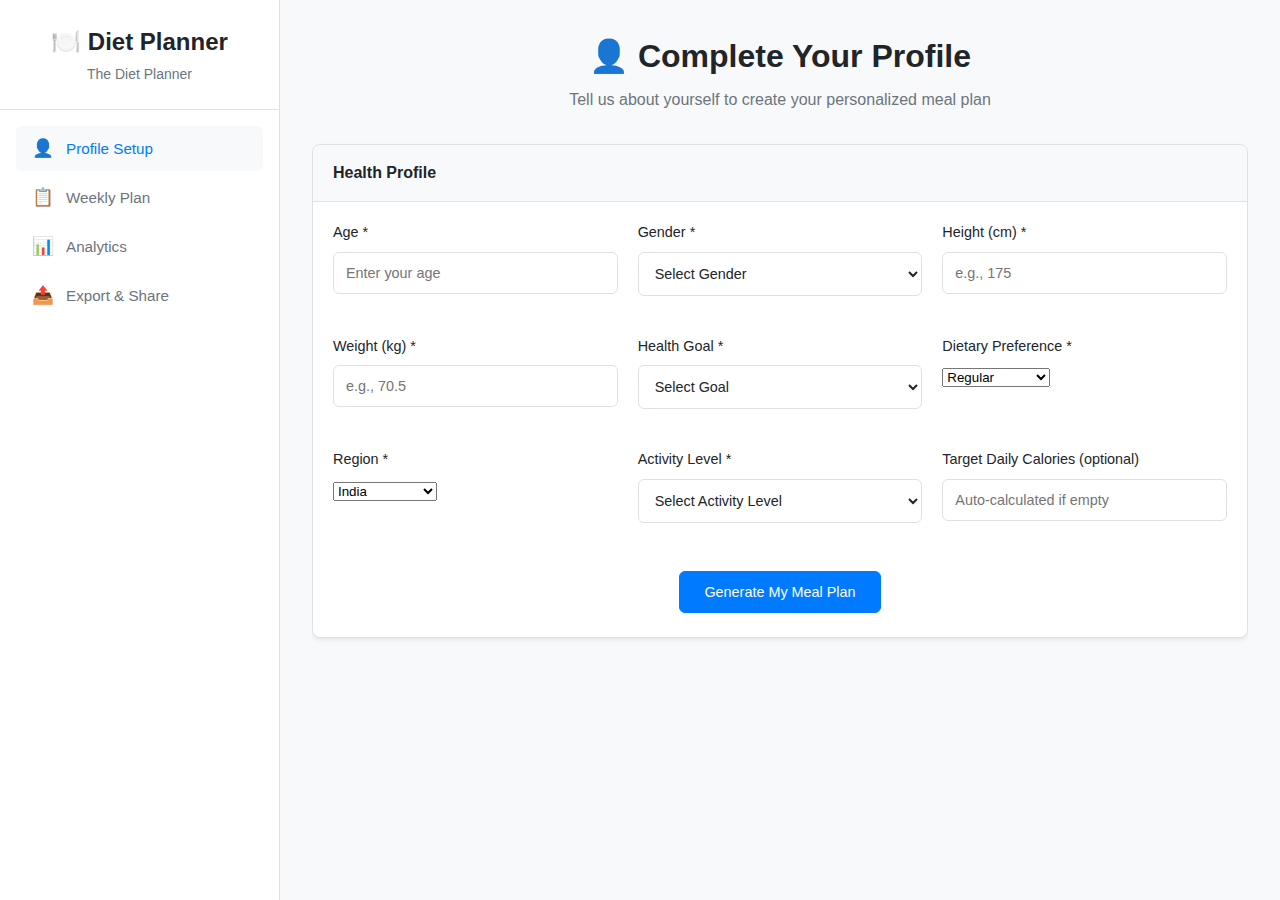
<file: index.html>
<!DOCTYPE html>
<html lang="en">
<head>
    <meta charset="UTF-8">
    <meta name="viewport" content="width=device-width, initial-scale=1.0">
    <title>🍽️ Diet Planner - The Diet Planner</title>
    <style>
        :root {
            --bg-color: #ffffff;
            --surface-color: #f8f9fa;
            --card-bg: #ffffff;
            --text-primary: #212529;
            --text-secondary: #6c757d;
            --text-muted: #adb5bd;
            --border-color: #dee2e6;
            --primary-color: #007bff;
            --success-color: #28a745;
            --warning-color: #ffc107;
            --danger-color: #dc3545;
            --shadow: 0 0.125rem 0.25rem rgba(0, 0, 0, 0.075);
            --shadow-lg: 0 0.5rem 1rem rgba(0, 0, 0, 0.15);
            --border-radius: 0.375rem;
            --border-radius-lg: 0.5rem;
            --font-family: -apple-system, BlinkMacSystemFont, "Segoe UI", Roboto, "Helvetica Neue", Arial, sans-serif;
            --progress-bg: #e9ecef;
            --progress-height: 8px;
        }

        [data-theme="dark"] {
            --bg-color: #1a1a1a;
            --surface-color: #2d2d2d;
            --card-bg: #2d2d2d;
            --text-primary: #ffffff;
            --text-secondary: #b3b3b3;
            --text-muted: #6c6c6c;
            --border-color: #404040;
            --shadow: 0 0.125rem 0.25rem rgba(0, 0, 0, 0.3);
            --shadow-lg: 0 0.5rem 1rem rgba(0, 0, 0, 0.4);
            --progress-bg: #404040;
        }

        * {
            margin: 0;
            padding: 0;
            box-sizing: border-box;
        }

        html {
            scroll-behavior: smooth;
        }

        body {
            font-family: var(--font-family);
            line-height: 1.5;
            color: var(--text-primary);
            background-color: var(--bg-color);
            transition: background-color 0.3s ease, color 0.3s ease;
        }

        .app-container {
            display: flex;
            min-height: 100vh;
        }

        /* Navigation Styles */
        .sidebar {
            width: 280px;
            background: var(--card-bg);
            border-right: 1px solid var(--border-color);
            position: fixed;
            height: 100vh;
            left: 0;
            top: 0;
            z-index: 1000;
            overflow-y: auto;
            transition: transform 0.3s ease;
        }

        .sidebar-header {
            padding: 1.5rem;
            border-bottom: 1px solid var(--border-color);
            text-align: center;
        }

        .logo {
            font-size: 1.5rem;
            font-weight: bold;
            color: var(--text-primary);
            margin-bottom: 0.25rem;
        }

        .tagline {
            font-size: 0.875rem;
            color: var(--text-secondary);
        }

        .nav-menu {
            padding: 1rem;
        }

        .nav-item {
            display: flex;
            align-items: center;
            padding: 0.75rem 1rem;
            margin-bottom: 0.25rem;
            border-radius: var(--border-radius);
            color: var(--text-secondary);
            text-decoration: none;
            transition: all 0.2s ease;
            cursor: pointer;
            border: none;
            background: none;
            width: 100%;
            text-align: left;
            font-size: 0.95rem;
            font-family: inherit;
        }

        .nav-item:hover {
            background: var(--surface-color);
            color: var(--text-primary);
        }

        .nav-item.active {
            background: var(--surface-color);
            color: var(--primary-color);
            font-weight: 500;
        }

        .nav-icon {
            margin-right: 0.75rem;
            font-size: 1.1rem;
        }

        /* Mobile Navigation */
        .mobile-header {
            display: none;
            background: var(--card-bg);
            border-bottom: 1px solid var(--border-color);
            padding: 1rem;
            position: fixed;
            top: 0;
            left: 0;
            right: 0;
            z-index: 1001;
            justify-content: space-between;
            align-items: center;
        }

        .mobile-menu-button {
            background: none;
            border: none;
            font-size: 1.5rem;
            color: var(--text-primary);
            cursor: pointer;
            padding: 0.25rem;
        }

        .mobile-logo {
            font-size: 1.25rem;
            font-weight: bold;
            color: var(--text-primary);
        }

        .theme-toggle {
            background: none;
            border: none;
            font-size: 1.25rem;
            cursor: pointer;
            padding: 0.25rem;
            color: var(--text-primary);
        }

        /* Main Content */
        .main-content {
            flex: 1;
            margin-left: 280px;
            background: var(--surface-color);
            min-height: 100vh;
            position: relative;
            overflow: hidden;
        }

        .content-wrapper {
            padding: 2rem;
            height: 100vh;
            display: flex;
            flex-direction: column;
        }

        .section-header {
            margin-bottom: 2rem;
            text-align: center;
            flex-shrink: 0;
        }

        .section-title {
            font-size: 2rem;
            font-weight: 600;
            color: var(--text-primary);
            margin-bottom: 0.5rem;
        }

        .section-subtitle {
            color: var(--text-secondary);
            font-size: 1rem;
        }

        /* Form Section */
        .form-section {
            opacity: 1;
            transition: opacity 0.4s ease, transform 0.4s ease;
            flex: 1;
            overflow-y: auto;
        }

        .form-section.hidden {
            opacity: 0;
            transform: translateY(-20px);
            pointer-events: none;
            position: absolute;
            width: 100%;
        }

        /* Results Container */
        .results-container {
            opacity: 0;
            transform: translateY(30px);
            transition: opacity 0.5s ease, transform 0.5s ease;
            pointer-events: none;
            position: absolute;
            top: 2rem;
            left: 2rem;
            right: 2rem;
            bottom: 2rem;
            display: flex;
            flex-direction: column;
        }

        .results-container.visible {
            opacity: 1;
            transform: translateY(0);
            pointer-events: all;
        }

        .results-header {
            display: flex;
            justify-content: space-between;
            align-items: center;
            margin-bottom: 1.5rem;
            flex-shrink: 0;
        }

        .results-title {
            font-size: 1.75rem;
            font-weight: 600;
            color: var(--text-primary);
            margin: 0;
        }

        .edit-profile-btn {
            display: flex;
            align-items: center;
            gap: 0.5rem;
            padding: 0.625rem 1.25rem;
            background: var(--surface-color);
            border: 1px solid var(--border-color);
            border-radius: var(--border-radius);
            color: var(--text-secondary);
            text-decoration: none;
            font-size: 0.9rem;
            font-weight: 500;
            cursor: pointer;
            transition: all 0.2s ease;
        }

        .edit-profile-btn:hover {
            background: var(--border-color);
            color: var(--text-primary);
        }

        .results-content {
            background: var(--card-bg);
            border: 1px solid var(--border-color);
            border-radius: var(--border-radius-lg);
            box-shadow: var(--shadow-lg);
            flex: 1;
            overflow: hidden;
            display: flex;
            flex-direction: column;
        }

        .results-scroll {
            flex: 1;
            overflow-y: auto;
            scroll-behavior: smooth;
            padding: 1rem;
        }

        /* Card Styles - Compact */
        .card {
            background: var(--card-bg);
            border: 1px solid var(--border-color);
            border-radius: var(--border-radius-lg);
            box-shadow: var(--shadow);
            margin-bottom: 1rem;
            overflow: hidden;
        }

        .card-header {
            padding: 1rem 1.25rem;
            border-bottom: 1px solid var(--border-color);
            background: var(--surface-color);
        }

        .card-title {
            font-size: 1rem;
            font-weight: 600;
            color: var(--text-primary);
            margin: 0;
        }

        .card-body {
            padding: 1.25rem;
        }

        /* Form Styles */
        .form-grid {
            display: grid;
            grid-template-columns: repeat(auto-fit, minmax(280px, 1fr));
            gap: 1.25rem;
            margin-bottom: 1.5rem;
        }

        .form-group {
            margin-bottom: 1rem;
        }

        .form-label {
            display: block;
            margin-bottom: 0.5rem;
            font-weight: 500;
            color: var(--text-primary);
            font-size: 0.9rem;
        }

        .form-control {
            width: 100%;
            padding: 0.75rem;
            font-size: 0.9rem;
            border: 1px solid var(--border-color);
            border-radius: var(--border-radius);
            background: var(--card-bg);
            color: var(--text-primary);
            font-family: inherit;
            transition: border-color 0.2s ease, box-shadow 0.2s ease;
        }

        .form-control:focus {
            outline: none;
            border-color: var(--primary-color);
            box-shadow: 0 0 0 2px rgba(0, 123, 255, 0.25);
        }

        .form-control.is-invalid {
            border-color: var(--danger-color);
        }

        .invalid-feedback {
            display: block;
            margin-top: 0.25rem;
            font-size: 0.8rem;
            color: var(--danger-color);
        }

        /* Button Styles */
        .btn {
            display: inline-block;
            padding: 0.75rem 1.5rem;
            margin: 0.25rem;
            font-size: 0.9rem;
            font-weight: 500;
            text-align: center;
            text-decoration: none;
            border: 1px solid transparent;
            border-radius: var(--border-radius);
            cursor: pointer;
            transition: all 0.2s ease;
            font-family: inherit;
        }

        .btn-primary {
            color: #fff;
            background-color: var(--primary-color);
            border-color: var(--primary-color);
        }

        .btn-primary:hover {
            background-color: #0056b3;
            border-color: #004085;
            transform: translateY(-1px);
        }

        .btn-secondary {
            color: #fff;
            background-color: var(--text-secondary);
            border-color: var(--text-secondary);
        }

        .btn-secondary:hover {
            background-color: #545b62;
            border-color: #4e555b;
        }

        .btn-success {
            color: #fff;
            background-color: var(--success-color);
            border-color: var(--success-color);
        }

        .btn-success:hover {
            background-color: #1e7e34;
            border-color: #1c7430;
        }

        .btn:disabled {
            opacity: 0.65;
            cursor: not-allowed;
            transform: none !important;
        }

        .btn-group {
            display: flex;
            gap: 0.5rem;
            justify-content: center;
            flex-wrap: wrap;
            margin: 1rem 0;
        }

        /* Compact Stats Grid */
        .stats-grid {
            display: grid;
            grid-template-columns: repeat(auto-fit, minmax(140px, 1fr));
            gap: 0.75rem;
            margin-bottom: 1.5rem;
        }

        .stat-card {
            background: var(--card-bg);
            border: 1px solid var(--border-color);
            border-radius: var(--border-radius);
            padding: 1rem 0.75rem;
            text-align: center;
            box-shadow: var(--shadow);
        }

        .stat-title {
            font-size: 0.75rem;
            font-weight: 600;
            color: var(--text-secondary);
            margin-bottom: 0.5rem;
            text-transform: uppercase;
            letter-spacing: 0.5px;
        }

        .stat-value {
            font-size: 1.5rem;
            font-weight: bold;
            color: var(--text-primary);
            line-height: 1.2;
        }

        .stat-unit {
            font-size: 0.75rem;
            color: var(--text-muted);
        }

        .stat-target {
            font-size: 0.75rem;
            color: var(--text-secondary);
            margin-top: 0.25rem;
        }

        /* Compact Table Styles */
        .table-responsive {
            overflow-x: auto;
            border-radius: var(--border-radius-lg);
            border: 1px solid var(--border-color);
            box-shadow: var(--shadow);
            margin-bottom: 1.5rem;
        }

        .table {
            width: 100%;
            border-collapse: collapse;
            background: var(--card-bg);
            margin: 0;
            font-size: 0.85rem;
        }

        .table th {
            background: var(--surface-color);
            padding: 0.75rem 0.5rem;
            text-align: left;
            font-weight: 600;
            color: var(--text-primary);
            border-bottom: 2px solid var(--border-color);
            font-size: 0.75rem;
            text-transform: uppercase;
            letter-spacing: 0.5px;
        }

        .table td {
            padding: 0.75rem 0.5rem;
            border-bottom: 1px solid var(--border-color);
            vertical-align: top;
        }

        .table tbody tr:hover {
            background: var(--surface-color);
        }

        .table tbody tr:last-child td {
            border-bottom: none;
        }

        .meal-item {
            font-weight: 500;
            color: var(--text-primary);
            margin-bottom: 0.25rem;
            font-size: 0.85rem;
        }

        .meal-serving {
            font-size: 0.75rem;
            color: var(--text-muted);
            margin-bottom: 0.25rem;
        }

        .meal-nutrients {
            font-size: 0.7rem;
            color: var(--text-secondary);
        }

        .day-header {
            font-weight: 600;
            color: var(--primary-color);
        }

        /* Compact Chart Styles */
        .charts-grid {
            display: grid;
            grid-template-columns: repeat(auto-fit, minmax(300px, 1fr));
            gap: 1rem;
            margin-bottom: 1.5rem;
        }

        .chart-container {
            background: var(--card-bg);
            border: 1px solid var(--border-color);
            border-radius: var(--border-radius-lg);
            padding: 1rem;
            box-shadow: var(--shadow);
        }

        .chart-title {
            font-size: 0.95rem;
            font-weight: 600;
            color: var(--text-primary);
            margin-bottom: 0.75rem;
            text-align: center;
        }

        .chart-container canvas {
            max-height: 200px;
        }

        /* Export Section - Compact */
        .export-section {
            background: var(--card-bg);
            border: 1px solid var(--border-color);
            border-radius: var(--border-radius-lg);
            padding: 1rem;
            margin-bottom: 1rem;
        }

        .export-title {
            font-size: 1rem;
            font-weight: 600;
            color: var(--text-primary);
            margin-bottom: 1rem;
            text-align: center;
        }

        /* Loading Styles */
        .loading {
            display: none;
            text-align: center;
            padding: 2rem;
            position: absolute;
            top: 50%;
            left: 50%;
            transform: translate(-50%, -50%);
            background: var(--card-bg);
            border-radius: var(--border-radius-lg);
            box-shadow: var(--shadow-lg);
            z-index: 1002;
        }

        .spinner {
            border: 4px solid var(--progress-bg);
            border-top: 4px solid var(--primary-color);
            border-radius: 50%;
            width: 40px;
            height: 40px;
            animation: spin 1s linear infinite;
            margin: 0 auto 1rem;
        }

        @keyframes spin {
            0% { transform: rotate(0deg); }
            100% { transform: rotate(360deg); }
        }

        .loading-text {
            color: var(--text-secondary);
            font-size: 0.9rem;
        }

        /* Redirect Loading Overlay */
        .redirect-overlay {
            position: fixed;
            top: 0;
            left: 0;
            width: 100%;
            height: 100%;
            background: rgba(0, 0, 0, 0.8);
            display: none;
            justify-content: center;
            align-items: center;
            z-index: 9999;
            color: white;
            text-align: center;
        }

        .redirect-content {
            background: var(--card-bg);
            padding: 2rem;
            border-radius: var(--border-radius-lg);
            box-shadow: var(--shadow-lg);
            max-width: 400px;
            color: var(--text-primary);
        }

        .redirect-spinner {
            border: 4px solid var(--progress-bg);
            border-top: 4px solid var(--primary-color);
            border-radius: 50%;
            width: 50px;
            height: 50px;
            animation: spin 1s linear infinite;
            margin: 0 auto 1rem;
        }

        /* Mobile Responsive */
        @media (max-width: 768px) {
            .sidebar {
                transform: translateX(-100%);
            }

            .sidebar.mobile-open {
                transform: translateX(0);
            }

            .mobile-header {
                display: flex;
            }

            .main-content {
                margin-left: 0;
            }

            .content-wrapper {
                padding: 1rem;
                padding-top: 5rem;
            }

            .results-container {
                left: 1rem;
                right: 1rem;
                top: 5rem;
                bottom: 1rem;
            }

            .results-content {
                max-height: 85vh;
            }

            .form-grid {
                grid-template-columns: 1fr;
                gap: 1rem;
            }

            .stats-grid {
                grid-template-columns: repeat(2, 1fr);
                gap: 0.5rem;
            }

            .charts-grid {
                grid-template-columns: 1fr;
                gap: 0.75rem;
            }

            .btn-group {
                flex-direction: column;
                align-items: center;
            }

            .btn {
                width: 100%;
                max-width: 300px;
            }

            .section-title {
                font-size: 1.5rem;
            }

            .results-header {
                flex-direction: column;
                gap: 1rem;
                align-items: stretch;
            }

            .edit-profile-btn {
                justify-content: center;
            }
        }

        @media (max-width: 480px) {
            .stats-grid {
                grid-template-columns: 1fr;
            }

            .stat-card {
                padding: 0.75rem 0.5rem;
            }

            .table th,
            .table td {
                padding: 0.5rem 0.25rem;
                font-size: 0.75rem;
            }

            .chart-container canvas {
                max-height: 150px;
            }
        }

        /* Utility Classes */
        .text-center { text-align: center; }
        .text-muted { color: var(--text-muted); }
        .text-primary { color: var(--primary-color); }
        .text-success { color: var(--success-color); }
        .text-warning { color: var(--warning-color); }
        .text-danger { color: var(--danger-color); }

        .d-none { display: none; }
        .d-block { display: block; }

        /* Mobile overlay */
        .mobile-overlay {
            display: none;
            position: fixed;
            top: 0;
            left: 0;
            width: 100%;
            height: 100%;
            background-color: rgba(0, 0, 0, 0.5);
            z-index: 999;
        }

        .mobile-overlay.active {
            display: block;
        }

        /* Fade in animation */
        .fade-in {
            animation: fadeIn 0.6s ease-out;
        }

        @keyframes fadeIn {
            from {
                opacity: 0;
                transform: translateY(20px);
            }
            to {
                opacity: 1;
                transform: translateY(0);
            }
        }

        /* Scrollbar Styling */
        .results-scroll::-webkit-scrollbar {
            width: 8px;
        }

        .results-scroll::-webkit-scrollbar-track {
            background: var(--surface-color);
            border-radius: 4px;
        }

        .results-scroll::-webkit-scrollbar-thumb {
            background: var(--border-color);
            border-radius: 4px;
        }

        .results-scroll::-webkit-scrollbar-thumb:hover {
            background: var(--text-muted);
        }
    </style>
</head>
<body data-theme="light">
    <!-- Mobile Header -->
    <div class="mobile-header">
        <button class="mobile-menu-button" id="mobileMenuButton">☰</button>
        <div class="mobile-logo">🍽️ Diet Planner</div>
        <button class="theme-toggle" id="themeToggle">🌙</button>
    </div>

    <!-- Mobile Overlay -->
    <div class="mobile-overlay" id="mobileOverlay"></div>

    <!-- Redirect Loading Overlay -->
    <div class="redirect-overlay" id="redirectOverlay">
        <div class="redirect-content">
            <div class="redirect-spinner"></div>
            <h3 style="margin-bottom: 1rem;">🔄 Sending to Diet Tracker</h3>
            <p>Preparing your personalized meal plan...</p>
            <p style="font-size: 0.9em; color: var(--text-secondary); margin-top: 1rem;">
                You'll be redirected automatically in a few seconds.
            </p>
        </div>
    </div>

    <div class="app-container">
        <!-- Sidebar Navigation -->
        <nav class="sidebar" id="sidebar">
            <div class="sidebar-header">
                <div class="logo">🍽️ Diet Planner</div>
                <div class="tagline">The Diet Planner</div>
            </div>
            <div class="nav-menu">
                <button class="nav-item active" data-section="profile">
                    <span class="nav-icon">👤</span>
                    Profile Setup
                </button>
                <button class="nav-item" data-section="plan">
                    <span class="nav-icon">📋</span>
                    Weekly Plan
                </button>
                <button class="nav-item" data-section="analytics">
                    <span class="nav-icon">📊</span>
                    Analytics
                </button>
                <button class="nav-item" data-section="exports">
                    <span class="nav-icon">📤</span>
                    Export & Share
                </button>
            </div>
        </nav>

        <!-- Main Content -->
        <main class="main-content">
            <div class="content-wrapper">
                <!-- Loading State -->
                <div class="loading" id="loading">
                    <div class="spinner"></div>
                    <p class="loading-text">Creating your personalized meal plan...</p>
                </div>

                <!-- Form Section -->
                <div class="form-section" id="formSection">
                    <div class="section-header">
                        <h1 class="section-title">👤 Complete Your Profile</h1>
                        <p class="section-subtitle">Tell us about yourself to create your personalized meal plan</p>
                    </div>

                    <div class="card">
                        <div class="card-header">
                            <h3 class="card-title">Health Profile</h3>
                        </div>
                        <div class="card-body">
                            <form id="dietForm">
                                <div class="form-grid">
                                    <div class="form-group">
                                        <label for="age" class="form-label">Age *</label>
                                        <input type="number" id="age" class="form-control" min="13" max="120" required placeholder="Enter your age">
                                        <div class="invalid-feedback" id="age-error"></div>
                                    </div>
                                    
                                    <div class="form-group">
                                        <label for="gender" class="form-label">Gender *</label>
                                        <select id="gender" class="form-control" required>
                                            <option value="">Select Gender</option>
                                            <option value="male">Male</option>
                                            <option value="female">Female</option>
                                            <option value="other">Other</option>
                                        </select>
                                        <div class="invalid-feedback" id="gender-error"></div>
                                    </div>

                                    <div class="form-group">
                                        <label for="height" class="form-label">Height (cm) *</label>
                                        <input type="number" id="height" class="form-control" min="100" max="250" required placeholder="e.g., 175">
                                        <div class="invalid-feedback" id="height-error"></div>
                                    </div>

                                    <div class="form-group">
                                        <label for="weight" class="form-label">Weight (kg) *</label>
                                        <input type="number" id="weight" class="form-control" min="30" max="300" step="0.1" required placeholder="e.g., 70.5">
                                        <div class="invalid-feedback" id="weight-error"></div>
                                    </div>

                                    <div class="form-group">
                                        <label for="goal" class="form-label">Health Goal *</label>
                                        <select id="goal" class="form-control" required>
                                            <option value="">Select Goal</option>
                                            <option value="loss">Weight Loss</option>
                                            <option value="gain">Weight Gain</option>
                                            <option value="maintain">Maintain Weight</option>
                                            <option value="muscle">Muscle Gain</option>
                                        </select>
                                        <div class="invalid-feedback" id="goal-error"></div>
                                    </div>

                                    <div class="form-group">
                                        <label for="dietType" class="form-label">Dietary Preference *</label>
                                       <select id="dietType" class="form-select" required>
    <option value="Regular">Regular</option>
    <option value="Keto">Ketogenic</option>
    <option value="Low_Carb">Low Carb</option>
    <option value="Vegetarian">Vegetarian</option>
    <option value="Vegan">Vegan</option>
    <option value="Mediterranean">Mediterranean</option>
    <option value="High_Protein">High Protein</option>
</select>

                                        <div class="invalid-feedback" id="dietType-error"></div>
                                    </div>

                                    <div class="form-group">
                                        <label for="region" class="form-label">Region *</label>
                                       <select id="region" class="form-select" required>
    <option value="India">India</option>
    <option value="USA">USA</option>
    <option value="Europe">Europe</option>
    <option value="Middle_Eastern">Middle East</option>
    <option value="Latin_American">Latin America</option>
    <option value="Nordic">Nordic</option>
    <option value="East_Asian">East Asia</option>
    <option value="African">Africa</option>
    <option value="Australian">Australia</option>
</select>

                                        <div class="invalid-feedback" id="region-error"></div>
                                    </div>

                                    <div class="form-group">
                                        <label for="activityLevel" class="form-label">Activity Level *</label>
                                        <select id="activityLevel" class="form-control" required>
                                            <option value="">Select Activity Level</option>
                                            <option value="low">Low (Sedentary)</option>
                                            <option value="moderate">Moderate (Light exercise)</option>
                                            <option value="high">High (Regular exercise)</option>
                                            <option value="very-high">Very High (Intense exercise)</option>
                                        </select>
                                        <div class="invalid-feedback" id="activityLevel-error"></div>
                                    </div>

                                    <div class="form-group">
                                        <label for="targetCalories" class="form-label">Target Daily Calories (optional)</label>
                                        <input type="number" id="targetCalories" class="form-control" min="800" max="5000" placeholder="Auto-calculated if empty">
                                        <div class="invalid-feedback" id="targetCalories-error"></div>
                                    </div>
                                </div>
                                
                                <div class="text-center">
                                    <button type="button" class="btn btn-primary btn-lg" id="generateBtn">
                                        <span id="generateBtnText">Generate My Meal Plan</span>
                                    </button>
                                </div>
                            </form>
                        </div>
                    </div>
                </div>

                <!-- Results Container -->
                <div class="results-container" id="resultsContainer">
                    <div class="results-header">
                        <h1 class="results-title">🍽️ Your Meal Plan</h1>
                        <button class="edit-profile-btn" id="editProfileBtn">
                            <span>←</span>
                            <span>Edit My Profile</span>
                        </button>
                    </div>
                    
                    <div class="results-content">
                        <div class="results-scroll" id="resultsScroll">
                            <!-- Stats Cards -->
                            <div class="stats-grid" id="statsGrid">
                                <!-- Stats will be populated here -->
                            </div>

                            <!-- Weekly Plan Table -->
                            <div class="table-responsive">
                                <div id="mealPlanTable">
                                    <!-- Table will be populated here -->
                                </div>
                            </div>

                            <!-- Analytics Charts -->
                            <div class="charts-grid">
                                <div class="chart-container">
                                    <h3 class="chart-title">Daily Calorie Distribution</h3>
                                    <canvas id="calorieChart" width="400" height="200"></canvas>
                                </div>
                                <div class="chart-container">
                                    <h3 class="chart-title">Weekly Macros Breakdown</h3>
                                    <canvas id="macrosChart" width="400" height="200"></canvas>
                                </div>
                            </div>

                            <!-- Export Section -->
                            <div class="export-section">
                                <h3 class="export-title">📤 Export & Share</h3>
                                <div class="btn-group">
                                    <button class="btn btn-primary btn-lg" onclick="sendToTrackerAndRedirect()">
                                        🔄 Send to Diet Tracker
                                    </button>
                                    <button class="btn btn-success" onclick="downloadCSV()">
                                        📊 Download CSV
                                    </button>
                                    <button class="btn btn-success" onclick="downloadPDF()">
                                        📄 Download PDF
                                    </button>
                                </div>
                            </div>
                        </div>
                    </div>
                </div>
            </div>
        </main>
    </div>

    <script>
        // Diet Planner - Fixed Integration & PDF JavaScript
        // Global variables
        let currentMealPlan = null;
        let currentUserProfile = null;
        let mealDatabase = null;
        let ChartsLoaded = false;
        let Html2PdfLoaded = false;
        let currentActiveSection = 'profile';
        let currentTheme = localStorage.getItem('theme') || 'light';
        let isResultsVisible = false;

        // Fixed URLs for proper integration
        const DIET_TRACKER_URL = 'https://thedietplanner.com/diet-tracker';
        const INTEGRATION_STORAGE_KEY = 'dietplanner_integration_v3';

        // Safe number parsing helper
        function safeNumber(v) {
            if (v === null || v === undefined) return 0;
            if (typeof v === 'number') return isNaN(v) ? 0 : v;
            const n = parseFloat(String(v).replace(/,/g, ''));
            return isNaN(n) ? 0 : n;
        }

        // Initialize the application
        document.addEventListener('DOMContentLoaded', function() {
            initializeTheme();
            initializeNavigation();
            initializeMobileMenu();
            loadMealsDatabase();
            loadExistingPlan();
            initializeForm();
            initializeResultsToggle();
            
            console.log('🍽️ Diet Planner loaded with fixed integration & PDF! 🎉');
        });

        // Theme Management
        function initializeTheme() {
            document.body.setAttribute('data-theme', currentTheme);
            updateThemeToggle();
            
            const themeToggle = document.getElementById('themeToggle');
            themeToggle.addEventListener('click', toggleTheme);
        }

        function toggleTheme() {
            currentTheme = currentTheme === 'light' ? 'dark' : 'light';
            document.body.setAttribute('data-theme', currentTheme);
            localStorage.setItem('theme', currentTheme);
            updateThemeToggle();
        }

        function updateThemeToggle() {
            const themeToggle = document.getElementById('themeToggle');
            themeToggle.textContent = currentTheme === 'light' ? '🌙' : '☀️';
        }

        // Navigation Management
        function initializeNavigation() {
            const navItems = document.querySelectorAll('.nav-item');
            
            navItems.forEach(item => {
                item.addEventListener('click', function() {
                    const targetSection = this.getAttribute('data-section');
                    handleNavigation(targetSection);
                });
            });
        }

        function handleNavigation(sectionId) {
            updateActiveNavItem(sectionId);
            
            if (sectionId === 'profile') {
                showForm();
            } else if (['plan', 'analytics', 'exports'].includes(sectionId) && currentMealPlan) {
                showResults();
                scrollToResultsSection(sectionId);
            }
            
            closeMobileMenu();
            currentActiveSection = sectionId;
        }

        function updateActiveNavItem(activeSection) {
            const navItems = document.querySelectorAll('.nav-item');
            
            navItems.forEach(item => {
                const section = item.getAttribute('data-section');
                if (section === activeSection) {
                    item.classList.add('active');
                } else {
                    item.classList.remove('active');
                }
            });
        }

        function scrollToResultsSection(sectionId) {
            const resultsScroll = document.getElementById('resultsScroll');
            let scrollTarget = 0;
            
            switch(sectionId) {
                case 'plan':
                    scrollTarget = 0;
                    break;
                case 'analytics':
                    const chartsGrid = resultsScroll.querySelector('.charts-grid');
                    if (chartsGrid) {
                        scrollTarget = chartsGrid.offsetTop - 20;
                    }
                    break;
                case 'exports':
                    const exportSection = resultsScroll.querySelector('.export-section');
                    if (exportSection) {
                        scrollTarget = exportSection.offsetTop - 20;
                    }
                    break;
            }
            
            resultsScroll.scrollTo({
                top: scrollTarget,
                behavior: 'smooth'
            });
        }

        // Mobile Menu Management
        function initializeMobileMenu() {
            const mobileMenuButton = document.getElementById('mobileMenuButton');
            const mobileOverlay = document.getElementById('mobileOverlay');
            
            if (mobileMenuButton) {
                mobileMenuButton.addEventListener('click', toggleMobileMenu);
            }
            
            if (mobileOverlay) {
                mobileOverlay.addEventListener('click', closeMobileMenu);
            }
            
            window.addEventListener('resize', function() {
                if (window.innerWidth > 768) {
                    closeMobileMenu();
                }
            });
        }

        function toggleMobileMenu() {
            const sidebar = document.getElementById('sidebar');
            const overlay = document.getElementById('mobileOverlay');
            
            sidebar.classList.toggle('mobile-open');
            overlay.classList.toggle('active');
        }

        function closeMobileMenu() {
            const sidebar = document.getElementById('sidebar');
            const overlay = document.getElementById('mobileOverlay');
            
            sidebar.classList.remove('mobile-open');
            overlay.classList.remove('active');
        }

        // Results Toggle Management
        function initializeResultsToggle() {
            const editProfileBtn = document.getElementById('editProfileBtn');
            editProfileBtn.addEventListener('click', showForm);
        }

        function showForm() {
            const formSection = document.getElementById('formSection');
            const resultsContainer = document.getElementById('resultsContainer');
            
            resultsContainer.classList.remove('visible');
            
            setTimeout(() => {
                formSection.classList.remove('hidden');
                isResultsVisible = false;
            }, 200);

            updateActiveNavItem('profile');
            currentActiveSection = 'profile';
        }

        function showResults() {
            if (!currentMealPlan) {
                console.warn('No meal plan available to show results');
                return;
            }

            const formSection = document.getElementById('formSection');
            const resultsContainer = document.getElementById('resultsContainer');
            
            formSection.classList.add('hidden');
            
            setTimeout(() => {
                resultsContainer.classList.add('visible');
                isResultsVisible = true;
                
                const resultsScroll = document.getElementById('resultsScroll');
                resultsScroll.scrollTop = 0;
            }, 200);
        }

        // Form Management
        function initializeForm() {
            const generateBtn = document.getElementById('generateBtn');
            if (generateBtn) {
                generateBtn.addEventListener('click', function(e) {
                    e.preventDefault();
                    handleFormSubmit(e);
                });
            }
        }

        async function handleFormSubmit(e) {
            e.preventDefault();
            
            if (!validateForm()) {
                return;
            }

            const generateBtn = document.getElementById('generateBtn');
            const generateBtnText = document.getElementById('generateBtnText');
            
            generateBtn.disabled = true;
            generateBtnText.textContent = 'Generating...';
            
            showLoading();

            try {
                await generateMealPlan();
                
                setTimeout(() => {
                    hideLoading();
                    showResults();
                    updateActiveNavItem('plan');
                    currentActiveSection = 'plan';
                }, 1500);
                
            } catch (error) {
                console.error('Error generating meal plan:', error);
                hideLoading();
                alert('Error generating meal plan: ' + error.message);
            } finally {
                generateBtn.disabled = false;
                generateBtnText.textContent = 'Generate My Meal Plan';
            }
        }

        // Validation
        function validateForm() {
            const fields = ['age', 'gender', 'height', 'weight', 'goal', 'dietType', 'region', 'activityLevel'];
            let isValid = true;

            fields.forEach(fieldId => {
                const field = document.getElementById(fieldId);
                const errorDiv = document.getElementById(fieldId + '-error');
                const control = field;
                
                control.classList.remove('is-invalid');
                errorDiv.textContent = '';

                if (!field.value.trim()) {
                    control.classList.add('is-invalid');
                    errorDiv.textContent = 'This field is required';
                    isValid = false;
                    return;
                }

                if (fieldId === 'age') {
                    const age = safeNumber(field.value);
                    if (age < 13 || age > 120) {
                        control.classList.add('is-invalid');
                        errorDiv.textContent = 'Age must be between 13 and 120';
                        isValid = false;
                    }
                }

                if (fieldId === 'height') {
                    const height = safeNumber(field.value);
                    if (height < 100 || height > 250) {
                        control.classList.add('is-invalid');
                        errorDiv.textContent = 'Height must be between 100-250 cm';
                        isValid = false;
                    }
                }

                if (fieldId === 'weight') {
                    const weight = safeNumber(field.value);
                    if (weight < 30 || weight > 300) {
                        control.classList.add('is-invalid');
                        errorDiv.textContent = 'Weight must be between 30-300 kg';
                        isValid = false;
                    }
                }
            });

            const targetCalories = document.getElementById('targetCalories');
            if (targetCalories.value.trim()) {
                const calories = safeNumber(targetCalories.value);
                if (calories < 800 || calories > 5000) {
                    targetCalories.classList.add('is-invalid');
                    document.getElementById('targetCalories-error').textContent = 'Target calories must be between 800-5000';
                    isValid = false;
                }
            }

            return isValid;
        }

        // Loading State Management
        function showLoading() {
            document.getElementById('loading').style.display = 'block';
        }

        function hideLoading() {
            document.getElementById('loading').style.display = 'none';
        }
// Load meals database
async function loadMealsDatabase() {
    mealDatabase = createFallbackMeals();
    console.log('✅ Using embedded meals database');
    return mealDatabase;
}

// Create proper fallback meals (region + dietType)
function createFallbackMeals() {
    return {
        "DefaultRegion": {
            "Regular": {
                breakfast: [
                    { id: 1, title: "Oatmeal with Fruits", serving_size: "1 bowl", calories: 250, protein: 8, carbs: 45, fat: 4, fiber: 5 },
                    { id: 2, title: "Boiled Eggs", serving_size: "2 eggs", calories: 150, protein: 12, carbs: 1, fat: 10, fiber: 0 }
                ],
                lunch: [
                    { id: 3, title: "Grilled Chicken Salad", serving_size: "1 plate", calories: 350, protein: 30, carbs: 15, fat: 12, fiber: 6 },
                    { id: 4, title: "Veggie Wrap", serving_size: "1 wrap", calories: 300, protein: 10, carbs: 40, fat: 8, fiber: 5 }
                ],
                dinner: [
                    { id: 5, title: "Paneer Curry with Rice", serving_size: "1 plate", calories: 400, protein: 20, carbs: 50, fat: 15, fiber: 7 },
                    { id: 6, title: "Fish with Quinoa", serving_size: "1 plate", calories: 450, protein: 35, carbs: 40, fat: 14, fiber: 4 }
                ],
                snacks: [
                    { id: 7, title: "Fruit Smoothie", serving_size: "1 glass", calories: 180, protein: 5, carbs: 35, fat: 2, fiber: 3 }
                ]
            }
        }
    };
}

        // Calculate BMR and target calories
        function calculateTargetCalories(profile) {
            const age = safeNumber(profile.age);
            const weight = safeNumber(profile.weight);
            const height = safeNumber(profile.height);
            
            // Mifflin-St Jeor Equation
            let bmr;
            if (profile.gender === 'male') {
                bmr = 10 * weight + 6.25 * height - 5 * age + 5;
            } else {
                bmr = 10 * weight + 6.25 * height - 5 * age - 161;
            }

            // Activity factor
            const activityFactors = {
                'low': 1.2,
                'moderate': 1.375,
                'high': 1.55,
                'very-high': 1.725
            };

            let tdee = bmr * (activityFactors[profile.activityLevel] || 1.2);

            // Goal adjustment
            switch (profile.goal) {
                case 'loss':
                    tdee *= 0.8; // 20% deficit
                    break;
                case 'gain':
                case 'muscle':
                    tdee *= 1.15; // 15% surplus
                    break;
                case 'maintain':
                default:
                    // No change
                    break;
            }

            return Math.round(tdee);
        }

        // Deterministic meal selection algorithm
        function selectMealsForWeek(meals, targetCalories, profile) {
            const days = ['Monday', 'Tuesday', 'Wednesday', 'Thursday', 'Friday', 'Saturday', 'Sunday'];
            const mealTypes = ['breakfast', 'lunch', 'dinner', 'snacks'];
            const weeklyPlan = {};
            const usedMealIds = new Set();

            // Calorie distribution
            const calorieDistribution = {
                breakfast: 0.25,
                lunch: 0.35,
                dinner: 0.35,
                snacks: 0.05
            };

            days.forEach(day => {
                weeklyPlan[day] = {};
                
                mealTypes.forEach(mealType => {
                    const targetForMeal = Math.round(targetCalories * calorieDistribution[mealType]);
                    const availableMeals = meals[mealType] || [];
                    
                    if (availableMeals.length === 0) {
                        weeklyPlan[day][mealType] = createDefaultMeal(mealType, targetForMeal);
                        return;
                    }

                    // Filter suitable meals (within 30% of target)
                    let suitableMeals = availableMeals.filter(meal => {
                        const calories = safeNumber(meal.calories);
                        const isUnused = !usedMealIds.has(meal.id);
                        const isInRange = calories >= targetForMeal * 0.7 && calories <= targetForMeal * 1.3;
                        return isUnused && isInRange;
                    });

                    // If no suitable unused meals, use all suitable meals
                    if (suitableMeals.length === 0) {
                        suitableMeals = availableMeals.filter(meal => {
                            const calories = safeNumber(meal.calories);
                            return calories >= targetForMeal * 0.7 && calories <= targetForMeal * 1.3;
                        });
                    }

                    // If still no suitable meals, use any unused meal
                    if (suitableMeals.length === 0) {
                        suitableMeals = availableMeals.filter(meal => !usedMealIds.has(meal.id));
                    }

                    // Last resort: use any meal
                    if (suitableMeals.length === 0) {
                        suitableMeals = availableMeals;
                    }

                    // Deterministic selection based on day and meal type
                    const seed = (days.indexOf(day) * 4 + mealTypes.indexOf(mealType)) % suitableMeals.length;
                    const selectedMeal = suitableMeals[seed];
                    
                    weeklyPlan[day][mealType] = selectedMeal;
                    usedMealIds.add(selectedMeal.id);
                });
            });

            return weeklyPlan;
        }

        // Create default meal when no meals available
        function createDefaultMeal(mealType, targetCalories) {
            const defaultMeals = {
                breakfast: { title: "Mixed Breakfast", serving_size: "1 serving", calories: Math.round(targetCalories) },
                lunch: { title: "Balanced Lunch", serving_size: "1 serving", calories: Math.round(targetCalories) },
                dinner: { title: "Nutritious Dinner", serving_size: "1 serving", calories: Math.round(targetCalories) },
                snacks: { title: "Healthy Snack", serving_size: "1 serving", calories: Math.round(targetCalories) }
            };

            return {
                id: Date.now(),
                ...defaultMeals[mealType],
                protein: Math.round(targetCalories * 0.15 / 4),
                carbs: Math.round(targetCalories * 0.5 / 4),
                fat: Math.round(targetCalories * 0.35 / 9),
                fiber: 5
            };
        }

        // Generate meal plan
        async function generateMealPlan() {
            try {
                await loadMealsDatabase();

                const profile = {
                    age: safeNumber(document.getElementById('age').value),
                    gender: document.getElementById('gender').value,
                    height: safeNumber(document.getElementById('height').value),
                    weight: safeNumber(document.getElementById('weight').value),
                    goal: document.getElementById('goal').value,
                    dietType: document.getElementById('dietType').value,
                    region: document.getElementById('region').value,
                    activityLevel: document.getElementById('activityLevel').value,
                    targetCalories: safeNumber(document.getElementById('targetCalories').value)
                };

                if (!profile.targetCalories || profile.targetCalories === 0) {
                    profile.targetCalories = calculateTargetCalories(profile);
                }

                const regionMeals = mealDatabase[profile.region];
                if (!regionMeals) {
                    throw new Error(`No meals available for region: ${profile.region}`);
                }

                let dietMeals = regionMeals[profile.dietType];
                if (!dietMeals) {
                    dietMeals = regionMeals['Regular'] || Object.values(regionMeals)[0];
                    if (!dietMeals) {
                        throw new Error(`No meals available for diet type: ${profile.dietType} in region: ${profile.region}`);
                    }
                }

                const weeklyPlan = selectMealsForWeek(dietMeals, profile.targetCalories, profile);

                currentMealPlan = weeklyPlan;
                currentUserProfile = profile;

                localStorage.setItem('last_generated_plan_v1', JSON.stringify({
                    plan: weeklyPlan,
                    profile: profile,
                    generated: new Date().toISOString()
                }));

                displayMealPlan(weeklyPlan, profile);
                await createCharts(weeklyPlan, profile);

                console.log('✅ Meal plan generated successfully!');
                return weeklyPlan;
            } catch (error) {
                console.error('Error generating meal plan:', error);
                throw error;
            }
        }

        // Display meal plan with stats
        function displayMealPlan(weeklyPlan, profile) {
            displayStatsCards(weeklyPlan, profile);
            displayMealTable(weeklyPlan);
        }

        // Display stats cards
        function displayStatsCards(weeklyPlan, profile) {
            const weeklyStats = calculateWeeklyStats(weeklyPlan);
            const container = document.getElementById('statsGrid');
            
            const targetDifference = Math.round(((weeklyStats.avgCalories - profile.targetCalories) / profile.targetCalories) * 100);
            
            container.innerHTML = `
                <div class="stat-card fade-in">
                    <div class="stat-title">Calories</div>
                    <div class="stat-value">${Math.round(weeklyStats.avgCalories)}<span class="stat-unit"></span></div>
                    <div class="stat-target">/ ${profile.targetCalories}</div>
                </div>
                <div class="stat-card fade-in">
                    <div class="stat-title">Protein</div>
                    <div class="stat-value">${Math.round(weeklyStats.avgProtein)}<span class="stat-unit">g</span></div>
                    <div class="stat-target">/ ${Math.round(profile.targetCalories * 0.15 / 4)}g</div>
                </div>
                <div class="stat-card fade-in">
                    <div class="stat-title">Carbs</div>
                    <div class="stat-value">${Math.round(weeklyStats.avgCarbs)}<span class="stat-unit">g</span></div>
                    <div class="stat-target">/ ${Math.round(profile.targetCalories * 0.5 / 4)}g</div>
                </div>
                <div class="stat-card fade-in">
                    <div class="stat-title">Fat</div>
                    <div class="stat-value">${Math.round(weeklyStats.avgFat)}<span class="stat-unit">g</span></div>
                    <div class="stat-target">/ ${Math.round(profile.targetCalories * 0.35 / 9)}g</div>
                </div>
                <div class="stat-card fade-in">
                    <div class="stat-title">Fiber</div>
                    <div class="stat-value">${Math.round(weeklyStats.avgFiber)}<span class="stat-unit">g</span></div>
                    <div class="stat-target">/ 25g</div>
                </div>
                <div class="stat-card fade-in">
                    <div class="stat-title">Target Diff</div>
                    <div class="stat-value ${targetDifference >= 0 ? 'text-success' : 'text-warning'}">
                        ${targetDifference >= 0 ? '+' : ''}${targetDifference}<span class="stat-unit">%</span>
                    </div>
                </div>
            `;
        }

        // Display meal table
        function displayMealTable(weeklyPlan) {
            const container = document.getElementById('mealPlanTable');
            const days = Object.keys(weeklyPlan);
            const mealTypes = [
                { key: 'breakfast', name: '🌅 Breakfast' },
                { key: 'lunch', name: '🍽️ Lunch' },
                { key: 'dinner', name: '🌙 Dinner' },
                { key: 'snacks', name: '🍎 Snack' }
            ];

            let html = '<table class="table">';
            html += '<thead><tr>';
            html += '<th>Day</th>';
            mealTypes.forEach(meal => {
                html += `<th>${meal.name}</th>`;
            });
            html += '<th>Daily Total</th>';
            html += '</tr></thead><tbody>';

            days.forEach(day => {
                html += '<tr>';
                html += `<td class="day-header">${day}</td>`;
                
                let totalCalories = 0;
                mealTypes.forEach(mealType => {
                    const meal = weeklyPlan[day][mealType.key];
                    if (meal) {
                        const calories = safeNumber(meal.calories);
                        totalCalories += calories;
                        html += `<td>
                            <div class="meal-item">${meal.title}</div>
                            <div class="meal-serving text-primary">${calories} kcal</div>`;
                        if (meal.serving_size) {
                            html += `<div class="meal-serving">${meal.serving_size}</div>`;
                        }
                        if (meal.protein !== undefined) {
                            html += `<div class="meal-nutrients">
                                P: ${safeNumber(meal.protein)}g • C: ${safeNumber(meal.carbs)}g • F: ${safeNumber(meal.fat)}g
                            </div>`;
                        }
                        html += '</td>';
                    } else {
                        html += '<td><div class="text-muted">No meal</div></td>';
                    }
                });
                
                html += `<td><strong class="text-success">${Math.round(totalCalories)} kcal</strong></td>`;
                html += '</tr>';
            });

            html += '</tbody></table>';
            container.innerHTML = html;
        }

        // Calculate weekly statistics
        function calculateWeeklyStats(weeklyPlan) {
            let totalCalories = 0;
            let totalProtein = 0;
            let totalCarbs = 0;
            let totalFat = 0;
            let totalFiber = 0;
            let mealCount = 0;

            Object.keys(weeklyPlan).forEach(day => {
                Object.keys(weeklyPlan[day]).forEach(mealType => {
                    const meal = weeklyPlan[day][mealType];
                    if (meal) {
                        totalCalories += safeNumber(meal.calories);
                        totalProtein += safeNumber(meal.protein);
                        totalCarbs += safeNumber(meal.carbs);
                        totalFat += safeNumber(meal.fat);
                        totalFiber += safeNumber(meal.fiber);
                        mealCount++;
                    }
                });
            });

            return {
                totalCalories,
                avgCalories: totalCalories / 7,
                totalProtein,
                avgProtein: totalProtein / 7,
                totalCarbs,
                avgCarbs: totalCarbs / 7,
                totalFat,
                avgFat: totalFat / 7,
                totalFiber,
                avgFiber: totalFiber / 7,
                mealCount
            };
        }

        // Lazy load Chart.js
        async function loadChartJS() {
            if (ChartsLoaded || window.Chart) {
                return Promise.resolve();
            }

            return new Promise((resolve, reject) => {
                const script = document.createElement('script');
                script.src = 'https://cdn.jsdelivr.net/npm/chart.js@4.4.0/dist/chart.umd.min.js';
                script.onload = () => {
                    ChartsLoaded = true;
                    resolve();
                };
                script.onerror = reject;
                document.head.appendChild(script);
            });
        }

        // Create charts
        async function createCharts(weeklyPlan, profile) {
            try {
                await loadChartJS();
                
                const days = Object.keys(weeklyPlan);
                const dailyCalories = days.map(day => {
                    let dayTotal = 0;
                    Object.keys(weeklyPlan[day]).forEach(mealType => {
                        const meal = weeklyPlan[day][mealType];
                        if (meal) dayTotal += safeNumber(meal.calories);
                    });
                    return dayTotal;
                });

                const weeklyStats = calculateWeeklyStats(weeklyPlan);

                const isDark = currentTheme === 'dark';
                const textColor = isDark ? '#ffffff' : '#212529';
                const gridColor = isDark ? '#404040' : '#dee2e6';

                const calorieCtx = document.getElementById('calorieChart');
                if (calorieCtx) {
                    new Chart(calorieCtx, {
                        type: 'bar',
                        data: {
                            labels: days.map(day => day.substr(0, 3)),
                            datasets: [{
                                label: 'Daily Calories',
                                data: dailyCalories,
                                backgroundColor: 'rgba(0, 123, 255, 0.8)',
                                borderColor: 'rgba(0, 123, 255, 1)',
                                borderWidth: 1,
                                borderRadius: 2,
                            }, {
                                label: 'Target',
                                data: Array(7).fill(profile.targetCalories),
                                type: 'line',
                                borderColor: 'rgba(40, 167, 69, 1)',
                                backgroundColor: 'rgba(40, 167, 69, 0.1)',
                                borderWidth: 2,
                                fill: false,
                                pointBackgroundColor: 'rgba(40, 167, 69, 1)',
                                pointBorderColor: '#fff',
                                pointBorderWidth: 1,
                                pointRadius: 3,
                            }]
                        },
                        options: {
                            responsive: true,
                            maintainAspectRatio: false,
                            plugins: {
                                legend: {
                                    position: 'top',
                                    labels: {
                                        usePointStyle: true,
                                        padding: 15,
                                        color: textColor,
                                        font: { size: 11 }
                                    }
                                }
                            },
                            scales: {
                                x: {
                                    grid: { color: gridColor },
                                    ticks: { color: textColor, font: { size: 10 } }
                                },
                                y: {
                                    beginAtZero: true,
                                    title: {
                                        display: true,
                                        text: 'Calories',
                                        color: textColor,
                                        font: { size: 11 }
                                    },
                                    grid: { color: gridColor },
                                    ticks: { color: textColor, font: { size: 10 } }
                                }
                            }
                        }
                    });
                }

                const macrosCtx = document.getElementById('macrosChart');
                if (macrosCtx) {
                    const proteinCals = weeklyStats.totalProtein * 4;
                    const carbsCals = weeklyStats.totalCarbs * 4;
                    const fatCals = weeklyStats.totalFat * 9;

                    new Chart(macrosCtx, {
                        type: 'doughnut',
                        data: {
                            labels: ['Protein', 'Carbs', 'Fat'],
                            datasets: [{
                                data: [proteinCals, carbsCals, fatCals],
                                backgroundColor: [
                                    'rgba(0, 123, 255, 0.8)',
                                    'rgba(40, 167, 69, 0.8)',
                                    'rgba(255, 193, 7, 0.8)'
                                ],
                                borderColor: [
                                    'rgba(0, 123, 255, 1)',
                                    'rgba(40, 167, 69, 1)',
                                    'rgba(255, 193, 7, 1)'
                                ],
                                borderWidth: 1,
                                hoverOffset: 4
                            }]
                        },
                        options: {
                            responsive: true,
                            maintainAspectRatio: false,
                            plugins: {
                                legend: {
                                    position: 'bottom',
                                    labels: {
                                        usePointStyle: true,
                                        padding: 10,
                                        color: textColor,
                                        font: { size: 10 }
                                    }
                                },
                                tooltip: {
                                    titleFont: { size: 11 },
                                    bodyFont: { size: 10 },
                                    callbacks: {
                                        label: function(context) {
                                            const label = context.label;
                                            const value = context.raw;
                                            const total = context.dataset.data.reduce((a, b) => a + b, 0);
                                            const percentage = Math.round((value / total) * 100);
                                            return `${label}: ${percentage}% (${Math.round(value)} cal)`;
                                        }
                                    }
                                }
                            },
                            cutout: '60%'
                        }
                    });
                }

            } catch (error) {
                console.error('Failed to create charts:', error);
            }
        }

        // FIXED - Send to Diet Tracker with Redirect
        function sendToTrackerAndRedirect() {
            if (!currentMealPlan || !currentUserProfile) {
                alert('❌ No meal plan available to send to tracker.\nPlease generate a meal plan first.');
                return;
            }

            // Show loading overlay
            const overlay = document.getElementById('redirectOverlay');
            overlay.style.display = 'flex';

            // Prepare integration data
            const integrationData = {
                version: '3.0',
                timestamp: new Date().toISOString(),
                source: 'thedietplanner-diet-planner',
                userProfile: currentUserProfile,
                mealPlan: currentMealPlan,
                dailyTargets: {
                    calories: currentUserProfile.targetCalories,
                    protein: Math.round(currentUserProfile.targetCalories * 0.15 / 4),
                    carbs: Math.round(currentUserProfile.targetCalories * 0.5 / 4),
                    fat: Math.round(currentUserProfile.targetCalories * 0.35 / 9),
                    fiber: 25,
                    water: 2000
                }
            };

            try {
                // Store data in localStorage for Diet Tracker to access
                localStorage.setItem(INTEGRATION_STORAGE_KEY, JSON.stringify(integrationData));
                localStorage.setItem('planned_meals_v1', JSON.stringify(integrationData));
                localStorage.setItem('diettracker_import', JSON.stringify(integrationData));
                localStorage.setItem('meal_plan_transfer', JSON.stringify(integrationData));
                
                console.log('✅ Meal plan data stored for Diet Tracker');
                
                // Add success marker
                localStorage.setItem('meal_plan_sent', 'true');
                
                // Redirect after 2 seconds
                setTimeout(() => {
                    window.location.href = DIET_TRACKER_URL;
                }, 2000);
                
            } catch (error) {
                console.error('Failed to store meal plan data:', error);
                overlay.style.display = 'none';
                alert('❌ Failed to prepare data for Diet Tracker. Please try again.');
            }
        }

        // Export Functions
        function downloadCSV() {
            if (!currentMealPlan || !currentUserProfile) {
                alert('❌ No meal plan available to export\nPlease generate a meal plan first.');
                return;
            }

            let csvContent = '\uFEFF';
            csvContent += 'Date,Meal Time,Food Name,Serving Size,Calories,Protein,Carbs,Fat,Fiber\n';

            const days = Object.keys(currentMealPlan);
            const mealTypes = ['breakfast', 'lunch', 'dinner', 'snacks'];

            days.forEach(day => {
                mealTypes.forEach(mealType => {
                    const meal = currentMealPlan[day][mealType];
                    if (meal) {
                        const row = [
                            day,
                            mealType.charAt(0).toUpperCase() + mealType.slice(1),
                            `"${meal.title.replace(/"/g, '""')}"`,
                            `"${meal.serving_size || 'N/A'}"`,
                            safeNumber(meal.calories),
                            safeNumber(meal.protein),
                            safeNumber(meal.carbs),
                            safeNumber(meal.fat),
                            safeNumber(meal.fiber)
                        ].join(',');
                        csvContent += row + '\n';
                    }
                });
            });

            const blob = new Blob([csvContent], { type: 'text/csv;charset=utf-8;' });
            const link = document.createElement('a');
            const url = URL.createObjectURL(blob);
            link.setAttribute('href', url);
            link.setAttribute('download', `meal-plan-${new Date().toISOString().split('T')[0]}.csv`);
            link.style.visibility = 'hidden';
            document.body.appendChild(link);
            link.click();
            document.body.removeChild(link);
            
            console.log('✅ CSV file downloaded successfully!');
        }

        // Lazy load html2pdf
        async function loadHtml2Pdf() {
            if (Html2PdfLoaded || window.html2pdf) {
                return Promise.resolve();
            }

            return new Promise((resolve, reject) => {
                const script = document.createElement('script');
                script.src = 'https://cdnjs.cloudflare.com/ajax/libs/html2pdf.js/0.10.1/html2pdf.bundle.min.js';
                script.onload = () => {
                    Html2PdfLoaded = true;
                    resolve();
                };
                script.onerror = reject;
                document.head.appendChild(script);
            });
        }

        // FIXED PDF export - Now generates proper comprehensive content
        async function downloadPDF() {
            if (!currentMealPlan || !currentUserProfile) {
                alert('❌ No meal plan available to export\nPlease generate a meal plan first.');
                return;
            }

            try {
                console.log('📄 Starting PDF generation...');
                await loadHtml2Pdf();
                
                const weeklyStats = calculateWeeklyStats(currentMealPlan);
                const days = Object.keys(currentMealPlan);
                const mealTypes = [
                    { key: 'breakfast', name: '🌅 Breakfast' },
                    { key: 'lunch', name: '🍽️ Lunch' },
                    { key: 'dinner', name: '🌙 Dinner' },
                    { key: 'snacks', name: '🍎 Snack' }
                ];

                // Create comprehensive PDF content
                let html = `
                <div style="font-family: 'Segoe UI', Tahoma, Geneva, Verdana, sans-serif; padding: 30px; max-width: 800px; margin: 0 auto; line-height: 1.6;">
                    <div style="text-align: center; margin-bottom: 40px; border-bottom: 3px solid #007bff; padding-bottom: 20px;">
                        <h1 style="color: #007bff; font-size: 2.5rem; margin-bottom: 10px;">🍽️ Your Personalized Meal Plan</h1>
                        <p style="color: #6c757d; font-size: 1.1rem; margin: 0;">Generated by The Diet Planner • ${new Date().toLocaleDateString()}</p>
                    </div>
                    
                    <div style="background: linear-gradient(135deg, #f8f9fa 0%, #e9ecef 100%); padding: 25px; border-radius: 12px; margin-bottom: 35px;">
                        <h2 style="color: #212529; margin-bottom: 20px; font-size: 1.5rem; border-left: 4px solid #007bff; padding-left: 15px;">📊 Profile Summary</h2>
                        <div style="display: grid; grid-template-columns: 1fr 1fr; gap: 25px;">
                            <div style="background: white; padding: 20px; border-radius: 10px; box-shadow: 0 4px 6px rgba(0,0,0,0.1);">
                                <h3 style="color: #007bff; margin-bottom: 15px; font-size: 1.1rem;">Personal Details</h3>
                                <p style="margin: 10px 0; color: #495057;"><strong>Age:</strong> ${currentUserProfile.age} years</p>
                                <p style="margin: 10px 0; color: #495057;"><strong>Gender:</strong> ${currentUserProfile.gender.charAt(0).toUpperCase() + currentUserProfile.gender.slice(1)}</p>
                                <p style="margin: 10px 0; color: #495057;"><strong>Height:</strong> ${currentUserProfile.height} cm</p>
                                <p style="margin: 10px 0; color: #495057;"><strong>Weight:</strong> ${currentUserProfile.weight} kg</p>
                            </div>
                            <div style="background: white; padding: 20px; border-radius: 10px; box-shadow: 0 4px 6px rgba(0,0,0,0.1);">
                                <h3 style="color: #28a745; margin-bottom: 15px; font-size: 1.1rem;">Goals & Preferences</h3>
                                <p style="margin: 10px 0; color: #495057;"><strong>Goal:</strong> ${currentUserProfile.goal.charAt(0).toUpperCase() + currentUserProfile.goal.slice(1)}</p>
                                <p style="margin: 10px 0; color: #495057;"><strong>Diet Type:</strong> ${currentUserProfile.dietType}</p>
                                <p style="margin: 10px 0; color: #495057;"><strong>Region:</strong> ${currentUserProfile.region}</p>
                                <p style="margin: 10px 0; color: #495057;"><strong>Activity:</strong> ${currentUserProfile.activityLevel.charAt(0).toUpperCase() + currentUserProfile.activityLevel.slice(1)}</p>
                            </div>
                        </div>
                    </div>

                    <div style="margin-bottom: 35px;">
                        <h2 style="color: #212529; margin-bottom: 20px; font-size: 1.5rem; border-left: 4px solid #28a745; padding-left: 15px;">📈 Weekly Overview</h2>
                        <div style="display: grid; grid-template-columns: repeat(3, 1fr); gap: 20px; margin-bottom: 20px;">
                            <div style="text-align: center; padding: 20px; background: linear-gradient(135deg, #e3f2fd 0%, #bbdefb 100%); border-radius: 12px; box-shadow: 0 4px 6px rgba(0,0,0,0.1);">
                                <h3 style="margin: 0 0 8px 0; color: #007bff; font-size: 2rem;">${Math.round(weeklyStats.avgCalories)}</h3>
                                <p style="margin: 0; font-size: 0.95rem; font-weight: 600; color: #0056b3;">Daily Calories</p>
                                <p style="margin: 5px 0 0 0; font-size: 0.8rem; color: #6c757d;">Target: ${currentUserProfile.targetCalories}</p>
                            </div>
                            <div style="text-align: center; padding: 20px; background: linear-gradient(135deg, #e8f5e8 0%, #c8e6c9 100%); border-radius: 12px; box-shadow: 0 4px 6px rgba(0,0,0,0.1);">
                                <h3 style="margin: 0 0 8px 0; color: #28a745; font-size: 2rem;">${Math.round(weeklyStats.avgProtein)}g</h3>
                                <p style="margin: 0; font-size: 0.95rem; font-weight: 600; color: #1e7e34;">Daily Protein</p>
                                <p style="margin: 5px 0 0 0; font-size: 0.8rem; color: #6c757d;">${Math.round((weeklyStats.avgProtein * 4 / weeklyStats.avgCalories) * 100)}% of calories</p>
                            </div>
                            <div style="text-align: center; padding: 20px; background: linear-gradient(135deg, #fff3e0 0%, #ffe0b2 100%); border-radius: 12px; box-shadow: 0 4px 6px rgba(0,0,0,0.1);">
                                <h3 style="margin: 0 0 8px 0; color: #ff9800; font-size: 2rem;">${Math.round(weeklyStats.avgFiber)}g</h3>
                                <p style="margin: 0; font-size: 0.95rem; font-weight: 600; color: #ef6c00;">Daily Fiber</p>
                                <p style="margin: 5px 0 0 0; font-size: 0.8rem; color: #6c757d;">Target: 25g</p>
                            </div>
                        </div>
                        <div style="display: grid; grid-template-columns: 1fr 1fr; gap: 20px;">
                            <div style="text-align: center; padding: 20px; background: linear-gradient(135deg, #fce4ec 0%, #f8bbd9 100%); border-radius: 12px; box-shadow: 0 4px 6px rgba(0,0,0,0.1);">
                                <h3 style="margin: 0 0 8px 0; color: #e91e63; font-size: 2rem;">${Math.round(weeklyStats.avgCarbs)}g</h3>
                                <p style="margin: 0; font-size: 0.95rem; font-weight: 600; color: #c2185b;">Daily Carbs</p>
                                <p style="margin: 5px 0 0 0; font-size: 0.8rem; color: #6c757d;">${Math.round((weeklyStats.avgCarbs * 4 / weeklyStats.avgCalories) * 100)}% of calories</p>
                            </div>
                            <div style="text-align: center; padding: 20px; background: linear-gradient(135deg, #f3e5f5 0%, #e1bee7 100%); border-radius: 12px; box-shadow: 0 4px 6px rgba(0,0,0,0.1);">
                                <h3 style="margin: 0 0 8px 0; color: #9c27b0; font-size: 2rem;">${Math.round(weeklyStats.avgFat)}g</h3>
                                <p style="margin: 0; font-size: 0.95rem; font-weight: 600; color: #7b1fa2;">Daily Fat</p>
                                <p style="margin: 5px 0 0 0; font-size: 0.8rem; color: #6c757d;">${Math.round((weeklyStats.avgFat * 9 / weeklyStats.avgCalories) * 100)}% of calories</p>
                            </div>
                        </div>
                    </div>`;

                html += '<h2 style="color: #212529; margin-bottom: 25px; font-size: 1.5rem; border-left: 4px solid #ffc107; padding-left: 15px;">🗓️ 7-Day Detailed Meal Plan</h2>';
                
                days.forEach((day, index) => {
                    let dayTotalCalories = 0;
                    let dayTotalProtein = 0;
                    let dayTotalCarbs = 0;
                    let dayTotalFat = 0;
                    let dayTotalFiber = 0;

                    // Calculate day totals
                    mealTypes.forEach(mealType => {
                        const meal = currentMealPlan[day][mealType.key];
                        if (meal) {
                            dayTotalCalories += safeNumber(meal.calories);
                            dayTotalProtein += safeNumber(meal.protein);
                            dayTotalCarbs += safeNumber(meal.carbs);
                            dayTotalFat += safeNumber(meal.fat);
                            dayTotalFiber += safeNumber(meal.fiber);
                        }
                    });

                    if (index % 2 === 0 && index > 0) {
                        html += '<div style="page-break-before: always;"></div>';
                    }
                    
                    html += `<div style="margin-bottom: 30px; page-break-inside: avoid; background: white; border-radius: 12px; overflow: hidden; box-shadow: 0 6px 12px rgba(0,0,0,0.1); border: 1px solid #e9ecef;">
                        <div style="background: linear-gradient(135deg, #007bff 0%, #0056b3 100%); color: white; padding: 20px; display: flex; justify-content: space-between; align-items: center;">
                            <div>
                                <h3 style="margin: 0; font-size: 1.4rem; font-weight: 600;">${day}</h3>
                                <p style="margin: 5px 0 0 0; opacity: 0.9; font-size: 0.9rem;">Day ${index + 1} of 7</p>
                            </div>
                            <div style="text-align: right;">
                                <div style="font-size: 1.3rem; font-weight: bold;">${Math.round(dayTotalCalories)} kcal</div>
                                <div style="font-size: 0.8rem; opacity: 0.9;">P: ${Math.round(dayTotalProtein)}g • C: ${Math.round(dayTotalCarbs)}g • F: ${Math.round(dayTotalFat)}g</div>
                            </div>
                        </div>
                        <div style="padding: 0;">
                            <table style="width: 100%; border-collapse: collapse;">
                                <thead>
                                    <tr style="background: #f8f9fa;">
                                        <th style="padding: 15px 20px; border-bottom: 2px solid #dee2e6; text-align: left; font-weight: 600; color: #495057; width: 15%;">Meal</th>
                                        <th style="padding: 15px 20px; border-bottom: 2px solid #dee2e6; text-align: left; font-weight: 600; color: #495057; width: 50%;">Food & Details</th>
                                        <th style="padding: 15px 20px; border-bottom: 2px solid #dee2e6; text-align: center; font-weight: 600; color: #495057; width: 15%;">Calories</th>
                                        <th style="padding: 15px 20px; border-bottom: 2px solid #dee2e6; text-align: center; font-weight: 600; color: #495057; width: 20%;">Macros</th>
                                    </tr>
                                </thead>
                                <tbody>`;

                    mealTypes.forEach(mealType => {
                        const meal = currentMealPlan[day][mealType.key];
                        if (meal) {
                            const calories = safeNumber(meal.calories);
                            html += `<tr style="border-bottom: 1px solid #e9ecef;">
                                <td style="padding: 15px 20px; font-weight: 600; color: #007bff; vertical-align: top;">${mealType.name}</td>
                                <td style="padding: 15px 20px; vertical-align: top;">
                                    <div style="font-weight: 600; color: #212529; margin-bottom: 5px; font-size: 1.05rem;">${meal.title}</div>
                                    <div style="color: #6c757d; margin-bottom: 8px; font-size: 0.9rem;"><strong>Serving:</strong> ${meal.serving_size || 'Standard serving'}</div>
                                    <div style="background: #f8f9fa; padding: 8px 12px; border-radius: 6px; font-size: 0.85rem;">
                                        <span style="color: #007bff; font-weight: 500;">Protein:</span> ${safeNumber(meal.protein)}g • 
                                        <span style="color: #28a745; font-weight: 500;">Carbs:</span> ${safeNumber(meal.carbs)}g • 
                                        <span style="color: #dc3545; font-weight: 500;">Fat:</span> ${safeNumber(meal.fat)}g • 
                                        <span style="color: #6f42c1; font-weight: 500;">Fiber:</span> ${safeNumber(meal.fiber)}g
                                    </div>
                                </td>
                                <td style="padding: 15px 20px; text-align: center; font-weight: 700; font-size: 1.1rem; color: #007bff; vertical-align: top;">${calories}</td>
                                <td style="padding: 15px 20px; text-align: center; vertical-align: top;">
                                    <div style="font-size: 0.85rem; line-height: 1.4;">
                                        <div><strong>P:</strong> ${safeNumber(meal.protein)}g</div>
                                        <div><strong>C:</strong> ${safeNumber(meal.carbs)}g</div>
                                        <div><strong>F:</strong> ${safeNumber(meal.fat)}g</div>
                                        <div style="color: #6c757d;"><strong>Fiber:</strong> ${safeNumber(meal.fiber)}g</div>
                                    </div>
                                </td>
                            </tr>`;
                        }
                    });

                    html += `</tbody></table>
                        </div>
                    </div>`;
                });

                html += `
                    <div style="margin-top: 40px; padding: 25px; background: linear-gradient(135deg, #f8f9fa 0%, #e9ecef 100%); border-radius: 15px; border-left: 6px solid #007bff;">
                        <h3 style="color: #212529; margin-bottom: 20px; display: flex; align-items: center; font-size: 1.3rem;">
                            📝 Important Guidelines & Notes
                        </h3>
                        <div style="display: grid; grid-template-columns: 1fr 1fr; gap: 25px;">
                            <div>
                                <h4 style="color: #007bff; margin-bottom: 12px; font-size: 1.1rem;">📋 Meal Plan Guidelines</h4>
                                <ul style="line-height: 1.8; color: #495057; padding-left: 20px;">
                                    <li style="margin-bottom: 8px;"><strong>Personalized:</strong> This plan is tailored to your specific profile and goals</li>
                                    <li style="margin-bottom: 8px;"><strong>Flexibility:</strong> Adjust portion sizes based on your hunger and energy needs</li>
                                    <li style="margin-bottom: 8px;"><strong>Substitutions:</strong> Similar foods can be swapped within the same meal category</li>
                                    <li style="margin-bottom: 8px;"><strong>Timing:</strong> Eat meals at consistent times for better results</li>
                                </ul>
                            </div>
                            <div>
                                <h4 style="color: #28a745; margin-bottom: 12px; font-size: 1.1rem;">💡 Success Tips</h4>
                                <ul style="line-height: 1.8; color: #495057; padding-left: 20px;">
                                    <li style="margin-bottom: 8px;"><strong>Hydration:</strong> Drink at least 8-10 glasses of water daily</li>
                                    <li style="margin-bottom: 8px;"><strong>Preparation:</strong> Meal prep on weekends to stay consistent</li>
                                    <li style="margin-bottom: 8px;"><strong>Tracking:</strong> Monitor your progress and adjust as needed</li>
                                    <li style="margin-bottom: 8px;"><strong>Support:</strong> Consult a healthcare provider for personalized advice</li>
                                </ul>
                            </div>
                        </div>
                        <div style="margin-top: 25px; padding: 15px; background: white; border-radius: 8px; text-align: center; border: 1px solid #dee2e6;">
                            <strong style="color: #007bff; font-size: 1.1rem;">🌟 Created by The Diet Planner • thedietplanner.com 🌟</strong>
                            <p style="margin: 5px 0 0 0; color: #6c757d; font-size: 0.9rem;">Generated on ${new Date().toLocaleDateString()} • Plan ID: ${Date.now()}</p>
                        </div>
                    </div>
                </div>`;

                // Create temporary container for PDF generation
                const tempDiv = document.createElement('div');
                tempDiv.innerHTML = html;
                tempDiv.style.position = 'absolute';
                tempDiv.style.left = '-9999px';
                tempDiv.style.width = '800px';
                document.body.appendChild(tempDiv);

                const opt = {
                    margin: [10, 10, 10, 10],
                    filename: `TheDietPlanner-MealPlan-${new Date().toISOString().split('T')[0]}.pdf`,
                    image: { type: 'jpeg', quality: 0.98 },
                    html2canvas: { 
                        scale: 2, 
                        useCORS: true,
                        allowTaint: true,
                        letterRendering: true
                    },
                    jsPDF: { 
                        unit: 'mm', 
                        format: 'a4', 
                        orientation: 'portrait',
                        putOnlyUsedFonts: true
                    }
                };

                console.log('📄 Generating PDF...');
                const pdf = await html2pdf().from(tempDiv).set(opt).output('blob');
                document.body.removeChild(tempDiv);

                // Download the PDF
                try {
                    const url = URL.createObjectURL(pdf);
                    const link = document.createElement('a');
                    link.href = url;
                    link.download = opt.filename;
                    link.click();
                    URL.revokeObjectURL(url);
                    
                    console.log('✅ PDF downloaded successfully!');
                } catch (downloadError) {
                    console.log('📱 Opening PDF in new tab...');
                    const url = URL.createObjectURL(pdf);
                    window.open(url, '_blank');
                    setTimeout(() => URL.revokeObjectURL(url), 1000);
                }

            } catch (error) {
                console.error('PDF generation failed:', error);
                alert('Failed to generate PDF. Please try again.');
            }
        }

        // Load existing plan on page load
        function loadExistingPlan() {
            try {
                const stored = localStorage.getItem('last_generated_plan_v1');
                if (stored) {
                    const data = JSON.parse(stored);
                    const generated = new Date(data.generated);
                    const now = new Date();
                    const daysDiff = (now - generated) / (1000 * 60 * 60 * 24);
                    
                    if (daysDiff <= 7 && data.plan && data.profile) {
                        currentMealPlan = data.plan;
                        currentUserProfile = data.profile;
                        
                        // Auto-populate form with previous data
                        if (currentUserProfile) {
                            Object.keys(currentUserProfile).forEach(key => {
                                const field = document.getElementById(key);
                                if (field && currentUserProfile[key]) {
                                    field.value = currentUserProfile[key];
                                }
                            });
                        }
                        
                        // Display the plan in form view (don't auto-show results)
                        if (currentMealPlan) {
                            displayMealPlan(currentMealPlan, currentUserProfile);
                            createCharts(currentMealPlan, currentUserProfile);
                        }
                        
                        console.log('✅ Loaded existing meal plan from localStorage');
                    }
                }
            } catch (error) {
                console.error('Failed to load existing plan:', error);
            }
        }

        console.log('🍽️ Diet Planner with Fixed Integration & PDF ready! 🎉');
           document.addEventListener("DOMContentLoaded", () => {
    console.log("🚀 DOM Loaded - initializing...");

    initializeTheme();
    initializeNavigation();
    initializeMobileMenu();
    initializeIntersectionObserver();

    loadMealsDatabase();.
    loadExistingPlan();
    initializeForm();
    initializePdfExport();
    initializeResultsToggle();
});

    </script>
</body>
</html>
</file>
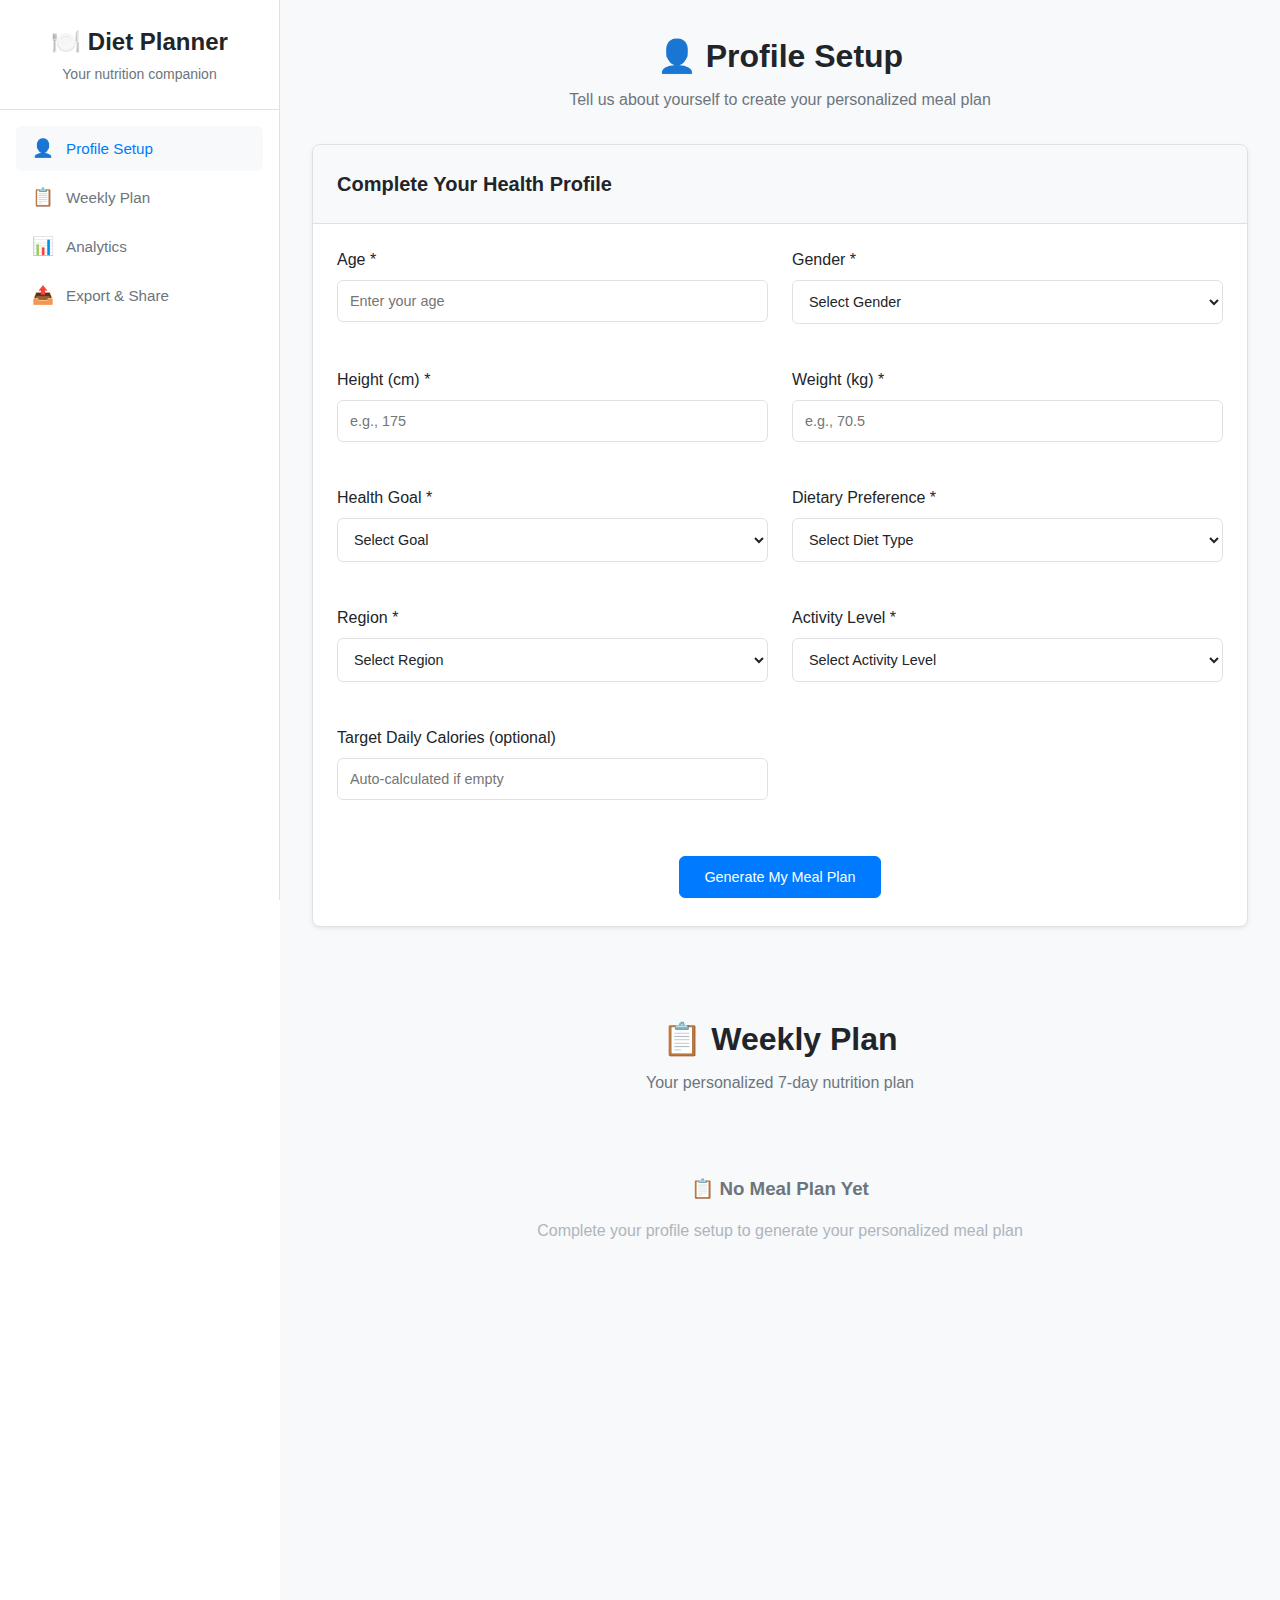
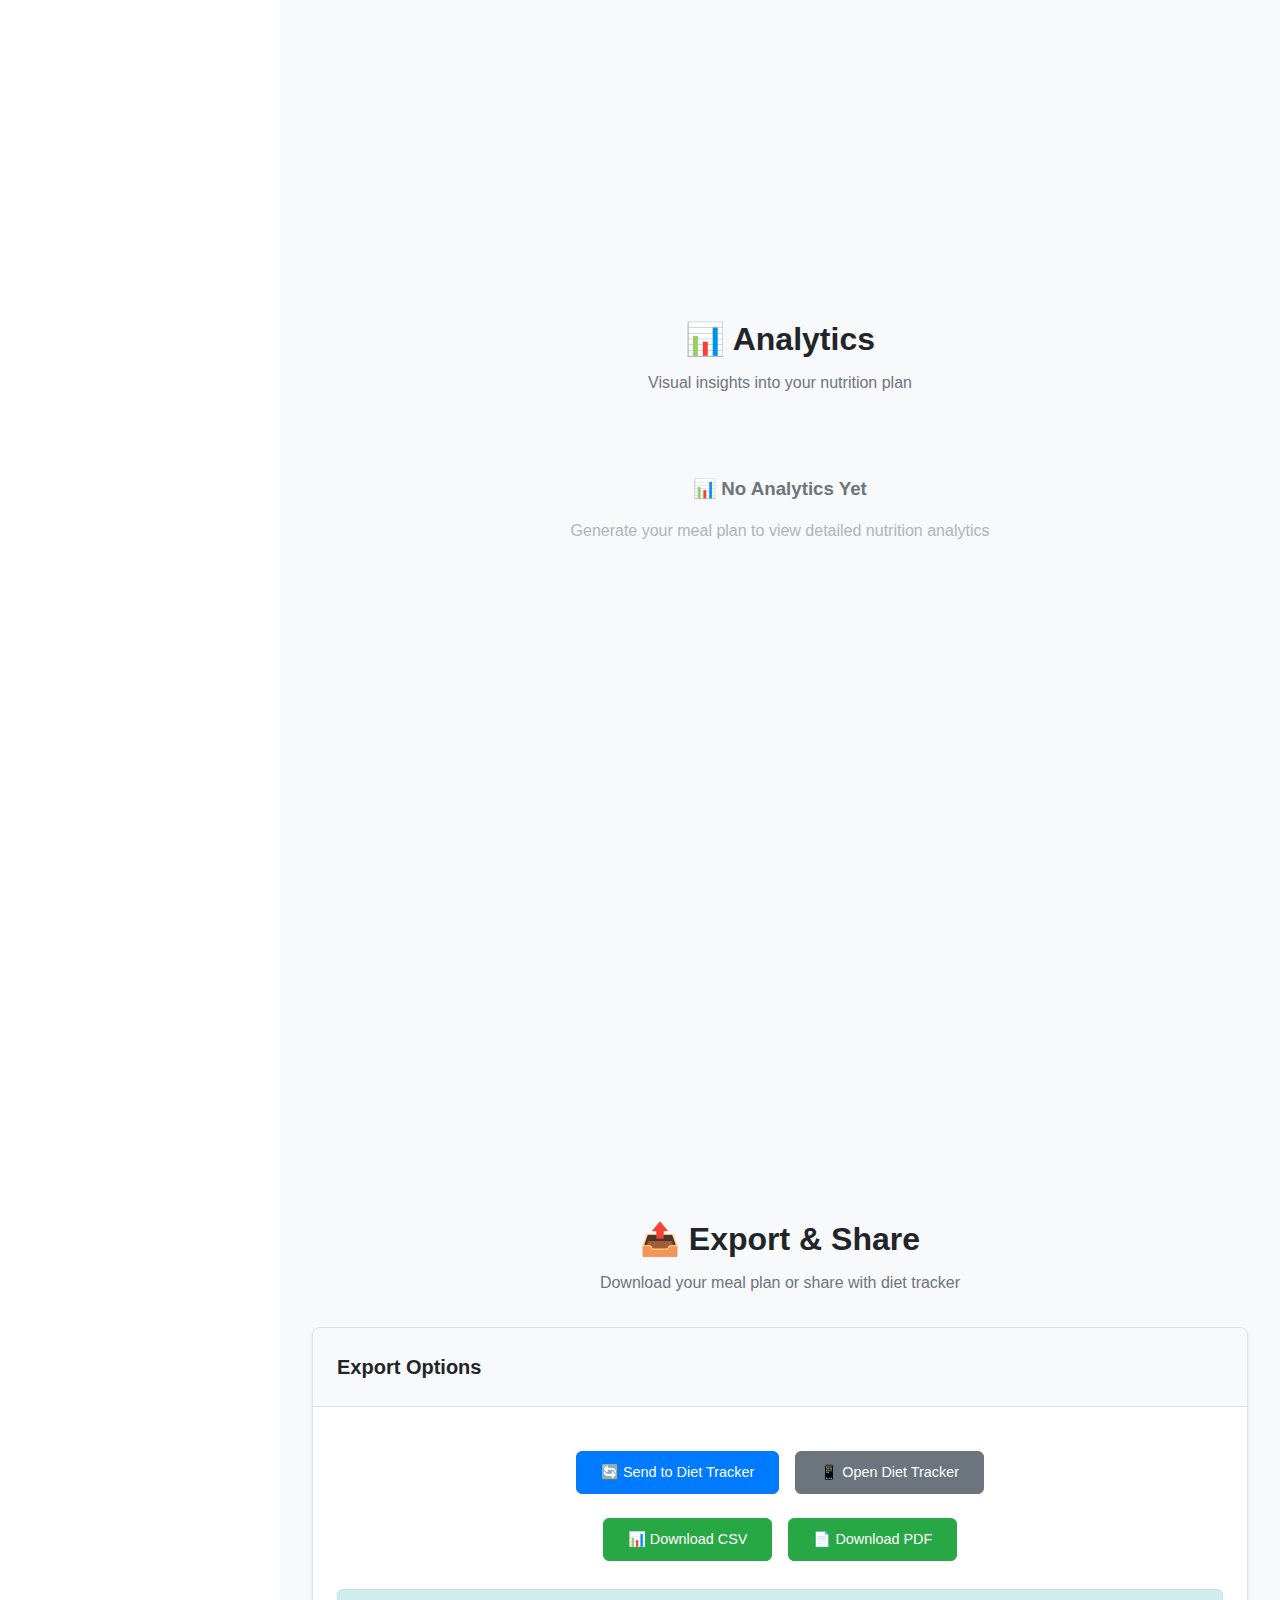
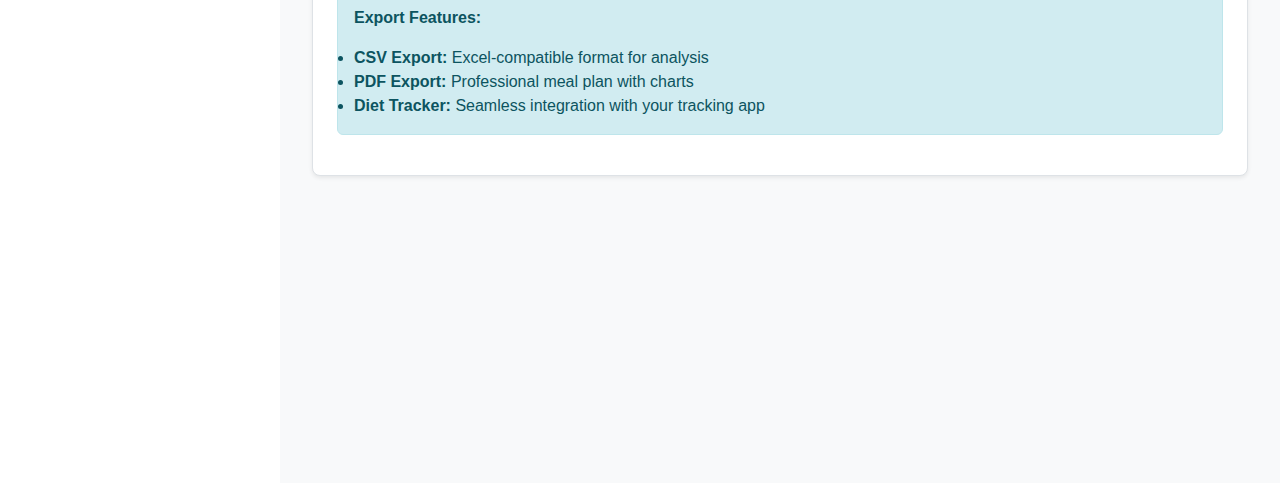
<file: diet-planner-tracker.html>
<!DOCTYPE html>
<html lang="en">
<head>
    <meta charset="UTF-8">
    <meta name="viewport" content="width=device-width, initial-scale=1.0">
    <title>🍽️ Diet Planner</title>
    <style>
        :root {
            --bg-color: #ffffff;
            --surface-color: #f8f9fa;
            --card-bg: #ffffff;
            --text-primary: #212529;
            --text-secondary: #6c757d;
            --text-muted: #adb5bd;
            --border-color: #dee2e6;
            --primary-color: #007bff;
            --success-color: #28a745;
            --warning-color: #ffc107;
            --danger-color: #dc3545;
            --shadow: 0 0.125rem 0.25rem rgba(0, 0, 0, 0.075);
            --shadow-lg: 0 0.5rem 1rem rgba(0, 0, 0, 0.15);
            --border-radius: 0.375rem;
            --border-radius-lg: 0.5rem;
            --font-family: -apple-system, BlinkMacSystemFont, "Segoe UI", Roboto, "Helvetica Neue", Arial, sans-serif;
            --progress-bg: #e9ecef;
            --progress-height: 8px;
        }

        [data-theme="dark"] {
            --bg-color: #1a1a1a;
            --surface-color: #2d2d2d;
            --card-bg: #2d2d2d;
            --text-primary: #ffffff;
            --text-secondary: #b3b3b3;
            --text-muted: #6c6c6c;
            --border-color: #404040;
            --shadow: 0 0.125rem 0.25rem rgba(0, 0, 0, 0.3);
            --shadow-lg: 0 0.5rem 1rem rgba(0, 0, 0, 0.4);
            --progress-bg: #404040;
        }

        * {
            margin: 0;
            padding: 0;
            box-sizing: border-box;
        }

        html {
            scroll-behavior: smooth;
        }

        body {
            font-family: var(--font-family);
            line-height: 1.5;
            color: var(--text-primary);
            background-color: var(--bg-color);
            transition: background-color 0.3s ease, color 0.3s ease;
        }

        .app-container {
            display: flex;
            min-height: 100vh;
        }

        /* Navigation Styles */
        .sidebar {
            width: 280px;
            background: var(--card-bg);
            border-right: 1px solid var(--border-color);
            position: fixed;
            height: 100vh;
            left: 0;
            top: 0;
            z-index: 1000;
            overflow-y: auto;
            transition: transform 0.3s ease;
        }

        .sidebar-header {
            padding: 1.5rem;
            border-bottom: 1px solid var(--border-color);
            text-align: center;
        }

        .logo {
            font-size: 1.5rem;
            font-weight: bold;
            color: var(--text-primary);
            margin-bottom: 0.25rem;
        }

        .tagline {
            font-size: 0.875rem;
            color: var(--text-secondary);
        }

        .nav-menu {
            padding: 1rem;
        }

        .nav-item {
            display: flex;
            align-items: center;
            padding: 0.75rem 1rem;
            margin-bottom: 0.25rem;
            border-radius: var(--border-radius);
            color: var(--text-secondary);
            text-decoration: none;
            transition: all 0.2s ease;
            cursor: pointer;
            border: none;
            background: none;
            width: 100%;
            text-align: left;
            font-size: 0.95rem;
            font-family: inherit;
        }

        .nav-item:hover {
            background: var(--surface-color);
            color: var(--text-primary);
        }

        .nav-item.active {
            background: var(--surface-color);
            color: var(--primary-color);
            font-weight: 500;
        }

        .nav-icon {
            margin-right: 0.75rem;
            font-size: 1.1rem;
        }

        /* Mobile Navigation */
        .mobile-header {
            display: none;
            background: var(--card-bg);
            border-bottom: 1px solid var(--border-color);
            padding: 1rem;
            position: fixed;
            top: 0;
            left: 0;
            right: 0;
            z-index: 1001;
            justify-content: space-between;
            align-items: center;
        }

        .mobile-menu-button {
            background: none;
            border: none;
            font-size: 1.5rem;
            color: var(--text-primary);
            cursor: pointer;
            padding: 0.25rem;
        }

        .mobile-logo {
            font-size: 1.25rem;
            font-weight: bold;
            color: var(--text-primary);
        }

        .theme-toggle {
            background: none;
            border: none;
            font-size: 1.25rem;
            cursor: pointer;
            padding: 0.25rem;
            color: var(--text-primary);
        }

        /* Main Content */
        .main-content {
            flex: 1;
            margin-left: 280px;
            background: var(--surface-color);
            min-height: 100vh;
        }

        .content-section {
            min-height: 100vh;
            padding: 2rem;
        }

        .section-header {
            margin-bottom: 2rem;
            text-align: center;
        }

        .section-title {
            font-size: 2rem;
            font-weight: 600;
            color: var(--text-primary);
            margin-bottom: 0.5rem;
        }

        .section-subtitle {
            color: var(--text-secondary);
            font-size: 1rem;
        }

        /* Card Styles */
        .card {
            background: var(--card-bg);
            border: 1px solid var(--border-color);
            border-radius: var(--border-radius-lg);
            box-shadow: var(--shadow);
            margin-bottom: 1.5rem;
            overflow: hidden;
            transition: box-shadow 0.2s ease;
        }

        .card:hover {
            box-shadow: var(--shadow-lg);
        }

        .card-header {
            padding: 1.5rem;
            border-bottom: 1px solid var(--border-color);
            background: var(--surface-color);
        }

        .card-title {
            font-size: 1.25rem;
            font-weight: 600;
            color: var(--text-primary);
            margin: 0;
        }

        .card-body {
            padding: 1.5rem;
        }

        /* Form Styles */
        .form-grid {
            display: grid;
            grid-template-columns: repeat(auto-fit, minmax(280px, 1fr));
            gap: 1.5rem;
            margin-bottom: 2rem;
        }

        .form-group {
            margin-bottom: 1rem;
        }

        .form-label {
            display: block;
            margin-bottom: 0.5rem;
            font-weight: 500;
            color: var(--text-primary);
        }

        .form-control {
            width: 100%;
            padding: 0.75rem;
            font-size: 0.9rem;
            border: 1px solid var(--border-color);
            border-radius: var(--border-radius);
            background: var(--card-bg);
            color: var(--text-primary);
            font-family: inherit;
            transition: border-color 0.2s ease, box-shadow 0.2s ease;
        }

        .form-control:focus {
            outline: none;
            border-color: var(--primary-color);
            box-shadow: 0 0 0 2px rgba(0, 123, 255, 0.25);
        }

        .form-control.is-invalid {
            border-color: var(--danger-color);
        }

        .invalid-feedback {
            display: block;
            margin-top: 0.25rem;
            font-size: 0.875rem;
            color: var(--danger-color);
        }

        /* Button Styles */
        .btn {
            display: inline-block;
            padding: 0.75rem 1.5rem;
            margin: 0.25rem;
            font-size: 0.9rem;
            font-weight: 500;
            text-align: center;
            text-decoration: none;
            border: 1px solid transparent;
            border-radius: var(--border-radius);
            cursor: pointer;
            transition: all 0.2s ease;
            font-family: inherit;
        }

        .btn-primary {
            color: #fff;
            background-color: var(--primary-color);
            border-color: var(--primary-color);
        }

        .btn-primary:hover {
            background-color: #0056b3;
            border-color: #004085;
        }

        .btn-secondary {
            color: #fff;
            background-color: var(--text-secondary);
            border-color: var(--text-secondary);
        }

        .btn-secondary:hover {
            background-color: #545b62;
            border-color: #4e555b;
        }

        .btn-success {
            color: #fff;
            background-color: var(--success-color);
            border-color: var(--success-color);
        }

        .btn-success:hover {
            background-color: #1e7e34;
            border-color: #1c7430;
        }

        .btn:disabled {
            opacity: 0.65;
            cursor: not-allowed;
        }

        .btn-group {
            display: flex;
            gap: 0.5rem;
            justify-content: center;
            flex-wrap: wrap;
            margin: 1rem 0;
        }

        /* Progress Styles */
        .progress {
            display: flex;
            height: var(--progress-height);
            overflow: hidden;
            font-size: 0.75rem;
            background-color: var(--progress-bg);
            border-radius: calc(var(--progress-height) / 2);
        }

        .progress-bar {
            display: flex;
            flex-direction: column;
            justify-content: center;
            overflow: hidden;
            color: #fff;
            text-align: center;
            white-space: nowrap;
            background-color: var(--primary-color);
            transition: width 0.6s ease;
        }

        /* Stats Grid */
        .stats-grid {
            display: grid;
            grid-template-columns: repeat(auto-fit, minmax(200px, 1fr));
            gap: 1rem;
            margin-bottom: 2rem;
        }

        .stat-card {
            background: var(--card-bg);
            border: 1px solid var(--border-color);
            border-radius: var(--border-radius-lg);
            padding: 1.5rem;
            text-align: center;
            box-shadow: var(--shadow);
        }

        .stat-title {
            font-size: 0.875rem;
            font-weight: 600;
            color: var(--text-secondary);
            margin-bottom: 0.5rem;
            text-transform: uppercase;
            letter-spacing: 0.5px;
        }

        .stat-value {
            font-size: 2rem;
            font-weight: bold;
            color: var(--text-primary);
        }

        .stat-unit {
            font-size: 0.875rem;
            color: var(--text-muted);
        }

        .stat-target {
            font-size: 0.875rem;
            color: var(--text-secondary);
            margin-top: 0.25rem;
        }

        /* Meal Sections */
        .meal-section {
            background: var(--card-bg);
            border: 1px solid var(--border-color);
            border-radius: var(--border-radius-lg);
            margin-bottom: 1rem;
            box-shadow: var(--shadow);
        }

        .meal-header {
            padding: 1rem 1.5rem;
            border-bottom: 1px solid var(--border-color);
            background: var(--surface-color);
            display: flex;
            justify-content: space-between;
            align-items: center;
        }

        .meal-title {
            font-size: 1.125rem;
            font-weight: 600;
            color: var(--text-primary);
            margin: 0;
        }

        .meal-calories {
            font-size: 0.9rem;
            color: var(--text-secondary);
        }

        .meal-body {
            padding: 1.5rem;
        }

        .meal-empty {
            text-align: center;
            color: var(--text-muted);
            font-style: italic;
            padding: 2rem;
        }

        /* Table Styles */
        .table-responsive {
            overflow-x: auto;
            border-radius: var(--border-radius-lg);
            border: 1px solid var(--border-color);
            box-shadow: var(--shadow);
        }

        .table {
            width: 100%;
            border-collapse: collapse;
            background: var(--card-bg);
            margin: 0;
        }

        .table th {
            background: var(--surface-color);
            padding: 1rem 0.75rem;
            text-align: left;
            font-weight: 600;
            color: var(--text-primary);
            border-bottom: 2px solid var(--border-color);
            font-size: 0.875rem;
            text-transform: uppercase;
            letter-spacing: 0.5px;
        }

        .table td {
            padding: 1rem 0.75rem;
            border-bottom: 1px solid var(--border-color);
            vertical-align: top;
        }

        .table tbody tr:hover {
            background: var(--surface-color);
        }

        .table tbody tr:last-child td {
            border-bottom: none;
        }

        .meal-item {
            font-weight: 500;
            color: var(--text-primary);
            margin-bottom: 0.25rem;
        }

        .meal-serving {
            font-size: 0.8rem;
            color: var(--text-muted);
            margin-bottom: 0.25rem;
        }

        .meal-nutrients {
            font-size: 0.75rem;
            color: var(--text-secondary);
        }

        .day-header {
            font-weight: 600;
            color: var(--primary-color);
        }

        /* Chart Styles */
        .charts-grid {
            display: grid;
            grid-template-columns: repeat(auto-fit, minmax(400px, 1fr));
            gap: 2rem;
        }

        .chart-container {
            background: var(--card-bg);
            border: 1px solid var(--border-color);
            border-radius: var(--border-radius-lg);
            padding: 1.5rem;
            box-shadow: var(--shadow);
        }

        .chart-title {
            font-size: 1.125rem;
            font-weight: 600;
            color: var(--text-primary);
            margin-bottom: 1rem;
            text-align: center;
        }

        /* Loading Styles */
        .loading {
            display: none;
            text-align: center;
            padding: 3rem;
        }

        .spinner {
            border: 4px solid var(--progress-bg);
            border-top: 4px solid var(--primary-color);
            border-radius: 50%;
            width: 50px;
            height: 50px;
            animation: spin 1s linear infinite;
            margin: 0 auto 1rem;
        }

        @keyframes spin {
            0% { transform: rotate(0deg); }
            100% { transform: rotate(360deg); }
        }

        .loading-text {
            color: var(--text-secondary);
            font-size: 1rem;
        }

        /* Responsive Design */
        @media (max-width: 768px) {
            .sidebar {
                transform: translateX(-100%);
            }

            .sidebar.mobile-open {
                transform: translateX(0);
            }

            .mobile-header {
                display: flex;
            }

            .main-content {
                margin-left: 0;
                padding-top: 70px;
            }

            .content-section {
                padding: 1rem;
            }

            .form-grid {
                grid-template-columns: 1fr;
                gap: 1rem;
            }

            .stats-grid {
                grid-template-columns: repeat(2, 1fr);
                gap: 0.75rem;
            }

            .charts-grid {
                grid-template-columns: 1fr;
                gap: 1rem;
            }

            .btn-group {
                flex-direction: column;
                align-items: center;
            }

            .btn {
                width: 100%;
                max-width: 300px;
            }

            .section-title {
                font-size: 1.5rem;
            }
        }

        @media (max-width: 480px) {
            .stats-grid {
                grid-template-columns: 1fr;
            }

            .stat-card {
                padding: 1rem;
            }

            .table th,
            .table td {
                padding: 0.5rem 0.25rem;
                font-size: 0.8rem;
            }
        }

        /* Utility Classes */
        .text-center { text-align: center; }
        .text-muted { color: var(--text-muted); }
        .text-primary { color: var(--primary-color); }
        .text-success { color: var(--success-color); }
        .text-warning { color: var(--warning-color); }
        .text-danger { color: var(--danger-color); }

        .mb-0 { margin-bottom: 0; }
        .mb-1 { margin-bottom: 0.5rem; }
        .mb-2 { margin-bottom: 1rem; }
        .mb-3 { margin-bottom: 1.5rem; }
        .mb-4 { margin-bottom: 2rem; }

        .mt-0 { margin-top: 0; }
        .mt-1 { margin-top: 0.5rem; }
        .mt-2 { margin-top: 1rem; }
        .mt-3 { margin-top: 1.5rem; }
        .mt-4 { margin-top: 2rem; }

        .d-none { display: none; }
        .d-block { display: block; }

        /* Fade in animation */
        .fade-in {
            animation: fadeIn 0.6s ease-out;
        }

        @keyframes fadeIn {
            from {
                opacity: 0;
                transform: translateY(20px);
            }
            to {
                opacity: 1;
                transform: translateY(0);
            }
        }

        /* Mobile overlay */
        .mobile-overlay {
            display: none;
            position: fixed;
            top: 0;
            left: 0;
            width: 100%;
            height: 100%;
            background-color: rgba(0, 0, 0, 0.5);
            z-index: 999;
        }

        .mobile-overlay.active {
            display: block;
        }

        /* Empty state styles */
        .empty-state {
            text-align: center;
            padding: 3rem;
            color: var(--text-muted);
        }

        .empty-state h3 {
            margin-bottom: 1rem;
            color: var(--text-secondary);
        }

        /* Success message */
        .alert {
            padding: 1rem;
            border-radius: var(--border-radius);
            margin-bottom: 1rem;
            border: 1px solid transparent;
        }

        .alert-success {
            color: #155724;
            background-color: #d4edda;
            border-color: #c3e6cb;
        }

        .alert-info {
            color: #0c5460;
            background-color: #d1ecf1;
            border-color: #bee5eb;
        }
    </style>
</head>
<body data-theme="light">
    <!-- Mobile Header -->
    <div class="mobile-header">
        <button class="mobile-menu-button" id="mobileMenuButton">☰</button>
        <div class="mobile-logo">🍽️ Diet Planner</div>
        <button class="theme-toggle" id="themeToggle">🌙</button>
    </div>

    <!-- Mobile Overlay -->
    <div class="mobile-overlay" id="mobileOverlay"></div>

    <div class="app-container">
        <!-- Sidebar Navigation -->
        <nav class="sidebar" id="sidebar">
            <div class="sidebar-header">
                <div class="logo">🍽️ Diet Planner</div>
                <div class="tagline">Your nutrition companion</div>
            </div>
            <div class="nav-menu">
                <button class="nav-item active" data-section="profile">
                    <span class="nav-icon">👤</span>
                    Profile Setup
                </button>
                <button class="nav-item" data-section="plan">
                    <span class="nav-icon">📋</span>
                    Weekly Plan
                </button>
                <button class="nav-item" data-section="analytics">
                    <span class="nav-icon">📊</span>
                    Analytics
                </button>
                <button class="nav-item" data-section="exports">
                    <span class="nav-icon">📤</span>
                    Export & Share
                </button>
            </div>
        </nav>

        <!-- Main Content -->
        <main class="main-content">
            <!-- Profile Section -->
            <section id="profile" class="content-section">
                <div class="section-header">
                    <h1 class="section-title">👤 Profile Setup</h1>
                    <p class="section-subtitle">Tell us about yourself to create your personalized meal plan</p>
                </div>

                <div class="card">
                    <div class="card-header">
                        <h3 class="card-title">Complete Your Health Profile</h3>
                    </div>
                    <div class="card-body">
                        <form id="dietForm">
                            <div class="form-grid">
                                <div class="form-group">
                                    <label for="age" class="form-label">Age *</label>
                                    <input type="number" id="age" class="form-control" min="13" max="120" required placeholder="Enter your age">
                                    <div class="invalid-feedback" id="age-error"></div>
                                </div>
                                
                                <div class="form-group">
                                    <label for="gender" class="form-label">Gender *</label>
                                    <select id="gender" class="form-control" required>
                                        <option value="">Select Gender</option>
                                        <option value="male">Male</option>
                                        <option value="female">Female</option>
                                        <option value="other">Other</option>
                                    </select>
                                    <div class="invalid-feedback" id="gender-error"></div>
                                </div>

                                <div class="form-group">
                                    <label for="height" class="form-label">Height (cm) *</label>
                                    <input type="number" id="height" class="form-control" min="100" max="250" required placeholder="e.g., 175">
                                    <div class="invalid-feedback" id="height-error"></div>
                                </div>

                                <div class="form-group">
                                    <label for="weight" class="form-label">Weight (kg) *</label>
                                    <input type="number" id="weight" class="form-control" min="30" max="300" step="0.1" required placeholder="e.g., 70.5">
                                    <div class="invalid-feedback" id="weight-error"></div>
                                </div>

                                <div class="form-group">
                                    <label for="goal" class="form-label">Health Goal *</label>
                                    <select id="goal" class="form-control" required>
                                        <option value="">Select Goal</option>
                                        <option value="loss">Weight Loss</option>
                                        <option value="gain">Weight Gain</option>
                                        <option value="maintain">Maintain Weight</option>
                                        <option value="muscle">Muscle Gain</option>
                                    </select>
                                    <div class="invalid-feedback" id="goal-error"></div>
                                </div>

                                <div class="form-group">
                                    <label for="dietType" class="form-label">Dietary Preference *</label>
                                    <select id="dietType" class="form-control" required>
                                        <option value="">Select Diet Type</option>
                                        <option value="Regular">Regular (Omnivore)</option>
                                        <option value="Vegetarian">Vegetarian</option>
                                        <option value="Vegan">Vegan</option>
                                        <option value="Keto">Ketogenic</option>
                                        <option value="Pescatarian">Pescatarian</option>
                                        <option value="Low-carb">Low-Carb</option>
                                    </select>
                                    <div class="invalid-feedback" id="dietType-error"></div>
                                </div>

                                <div class="form-group">
                                    <label for="region" class="form-label">Region *</label>
                                    <select id="region" class="form-control" required>
                                        <option value="">Select Region</option>
                                        <option value="USA">USA</option>
                                        <option value="Europe">Europe</option>
                                        <option value="India">India</option>
                                        <option value="Middle East">Middle East</option>
                                        <option value="Other">Other</option>
                                    </select>
                                    <div class="invalid-feedback" id="region-error"></div>
                                </div>

                                <div class="form-group">
                                    <label for="activityLevel" class="form-label">Activity Level *</label>
                                    <select id="activityLevel" class="form-control" required>
                                        <option value="">Select Activity Level</option>
                                        <option value="low">Low (Sedentary)</option>
                                        <option value="moderate">Moderate (Light exercise)</option>
                                        <option value="high">High (Regular exercise)</option>
                                        <option value="very-high">Very High (Intense exercise)</option>
                                    </select>
                                    <div class="invalid-feedback" id="activityLevel-error"></div>
                                </div>

                                <div class="form-group">
                                    <label for="targetCalories" class="form-label">Target Daily Calories (optional)</label>
                                    <input type="number" id="targetCalories" class="form-control" min="800" max="5000" placeholder="Auto-calculated if empty">
                                    <div class="invalid-feedback" id="targetCalories-error"></div>
                                </div>
                            </div>
                            
                            <div class="text-center">
                                <button type="submit" class="btn btn-primary btn-lg" id="generateBtn">
                                    <span id="generateBtnText">Generate My Meal Plan</span>
                                </button>
                            </div>
                        </form>
                    </div>
                </div>

                <!-- Loading State -->
                <div class="loading" id="loading">
                    <div class="spinner"></div>
                    <p class="loading-text">Creating your personalized meal plan...</p>
                </div>
            </section>

            <!-- Weekly Plan Section -->
            <section id="plan" class="content-section">
                <div class="section-header">
                    <h1 class="section-title">📋 Weekly Plan</h1>
                    <p class="section-subtitle">Your personalized 7-day nutrition plan</p>
                </div>

                <div id="planContent" class="d-none">
                    <!-- Stats Cards -->
                    <div class="stats-grid" id="statsGrid">
                        <!-- Stats will be populated here -->
                    </div>

                    <!-- Meal Plan Table -->
                    <div class="table-responsive">
                        <div id="mealPlanTable">
                            <!-- Table will be populated here -->
                        </div>
                    </div>
                </div>

                <div id="planPlaceholder" class="empty-state">
                    <h3>📋 No Meal Plan Yet</h3>
                    <p>Complete your profile setup to generate your personalized meal plan</p>
                </div>
            </section>

            <!-- Analytics Section -->
            <section id="analytics" class="content-section">
                <div class="section-header">
                    <h1 class="section-title">📊 Analytics</h1>
                    <p class="section-subtitle">Visual insights into your nutrition plan</p>
                </div>

                <div id="analyticsContent" class="d-none">
                    <div class="charts-grid">
                        <div class="chart-container">
                            <h3 class="chart-title">Daily Calorie Distribution</h3>
                            <canvas id="calorieChart" width="400" height="200"></canvas>
                        </div>
                        <div class="chart-container">
                            <h3 class="chart-title">Weekly Macros Breakdown</h3>
                            <canvas id="macrosChart" width="400" height="200"></canvas>
                        </div>
                    </div>
                </div>

                <div id="analyticsPlaceholder" class="empty-state">
                    <h3>📊 No Analytics Yet</h3>
                    <p>Generate your meal plan to view detailed nutrition analytics</p>
                </div>
            </section>

            <!-- Exports Section -->
            <section id="exports" class="content-section">
                <div class="section-header">
                    <h1 class="section-title">📤 Export & Share</h1>
                    <p class="section-subtitle">Download your meal plan or share with diet tracker</p>
                </div>

                <div class="card">
                    <div class="card-header">
                        <h3 class="card-title">Export Options</h3>
                    </div>
                    <div class="card-body">
                        <div class="text-center">
                            <div class="btn-group">
                                <button class="btn btn-primary" onclick="sendPlanToTracker()">
                                    🔄 Send to Diet Tracker
                                </button>
                                <button class="btn btn-secondary" onclick="goToTracker()">
                                    📱 Open Diet Tracker
                                </button>
                            </div>
                            
                            <div class="btn-group">
                                <button class="btn btn-success" onclick="downloadCSV()">
                                    📊 Download CSV
                                </button>
                                <button class="btn btn-success" onclick="downloadPDF()">
                                    📄 Download PDF
                                </button>
                            </div>
                        </div>

                        <div class="alert alert-info mt-3">
                            <strong>Export Features:</strong>
                            <ul class="mb-0 mt-2">
                                <li><strong>CSV Export:</strong> Excel-compatible format for analysis</li>
                                <li><strong>PDF Export:</strong> Professional meal plan with charts</li>
                                <li><strong>Diet Tracker:</strong> Seamless integration with your tracking app</li>
                            </ul>
                        </div>
                    </div>
                </div>
            </section>
        </main>
    </div>

    <script src="planner-tracker-styled.js"></script>
</body>
</html>
</file>
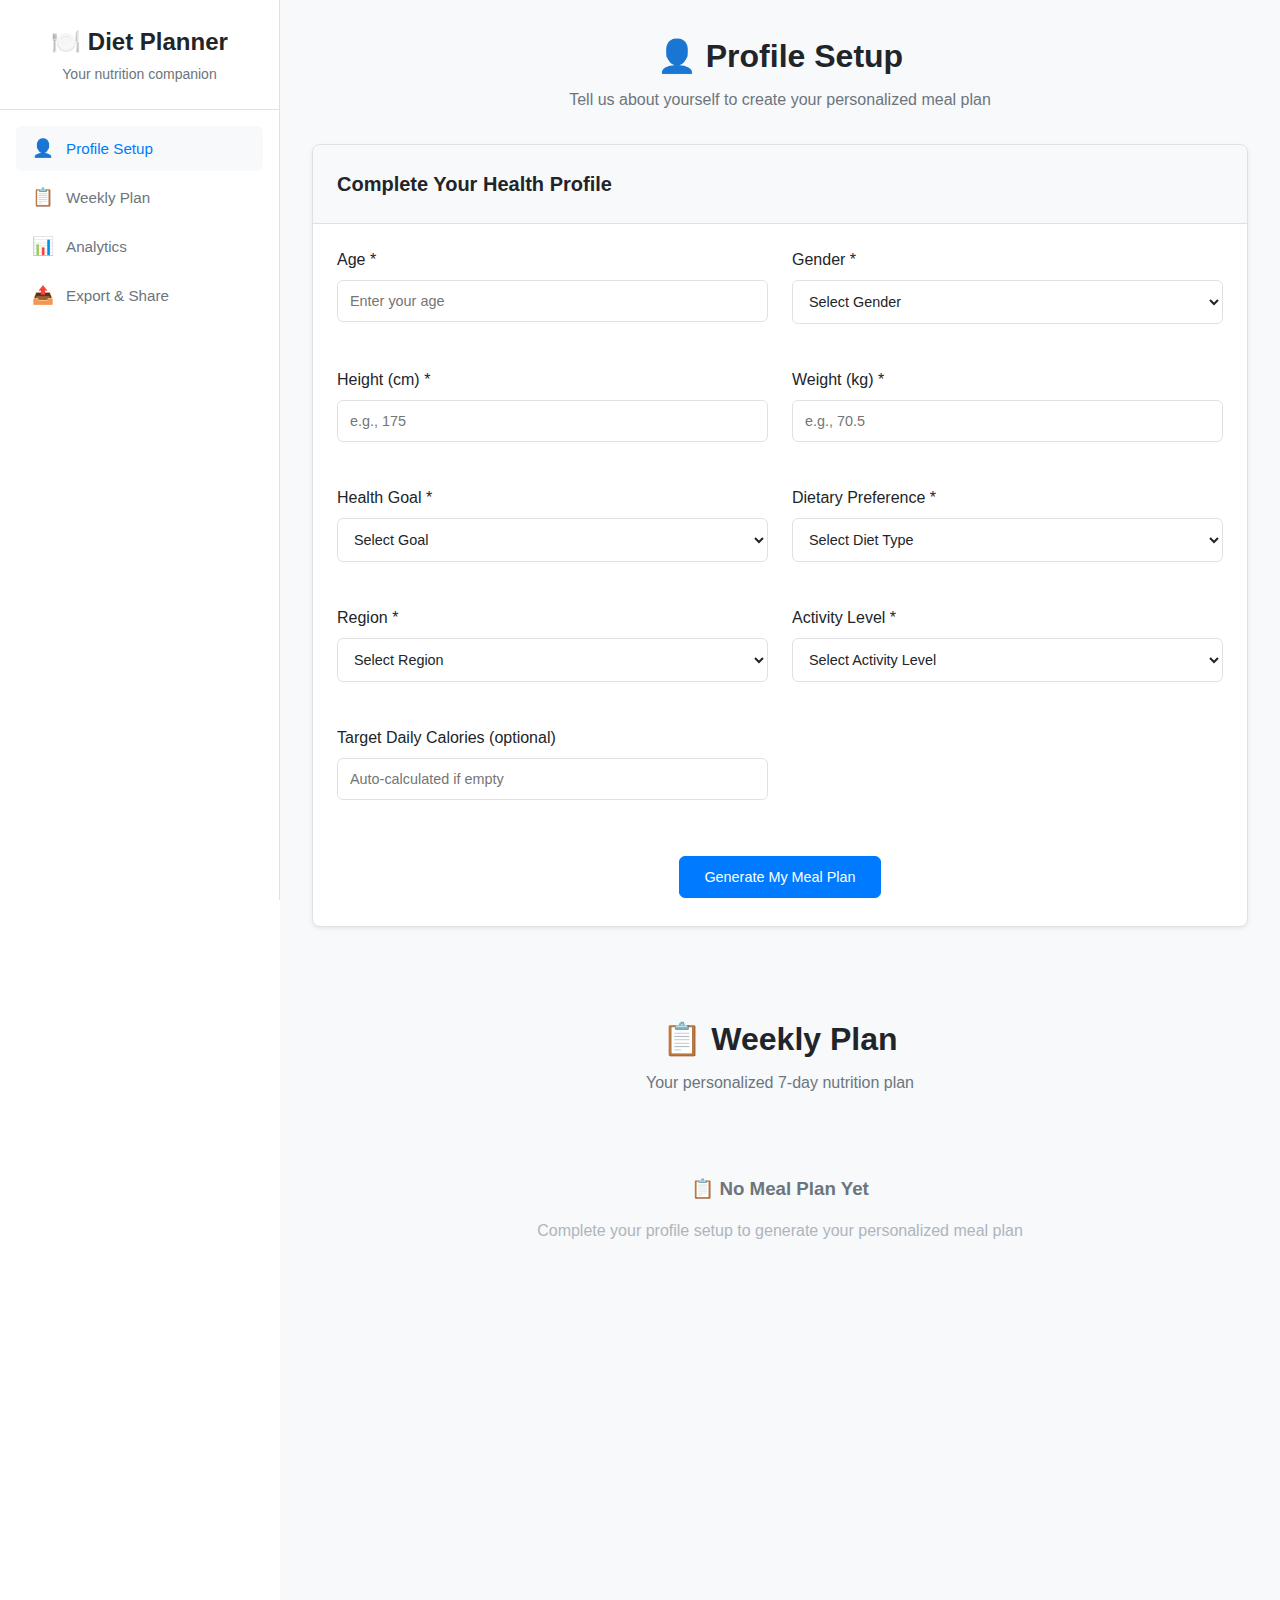
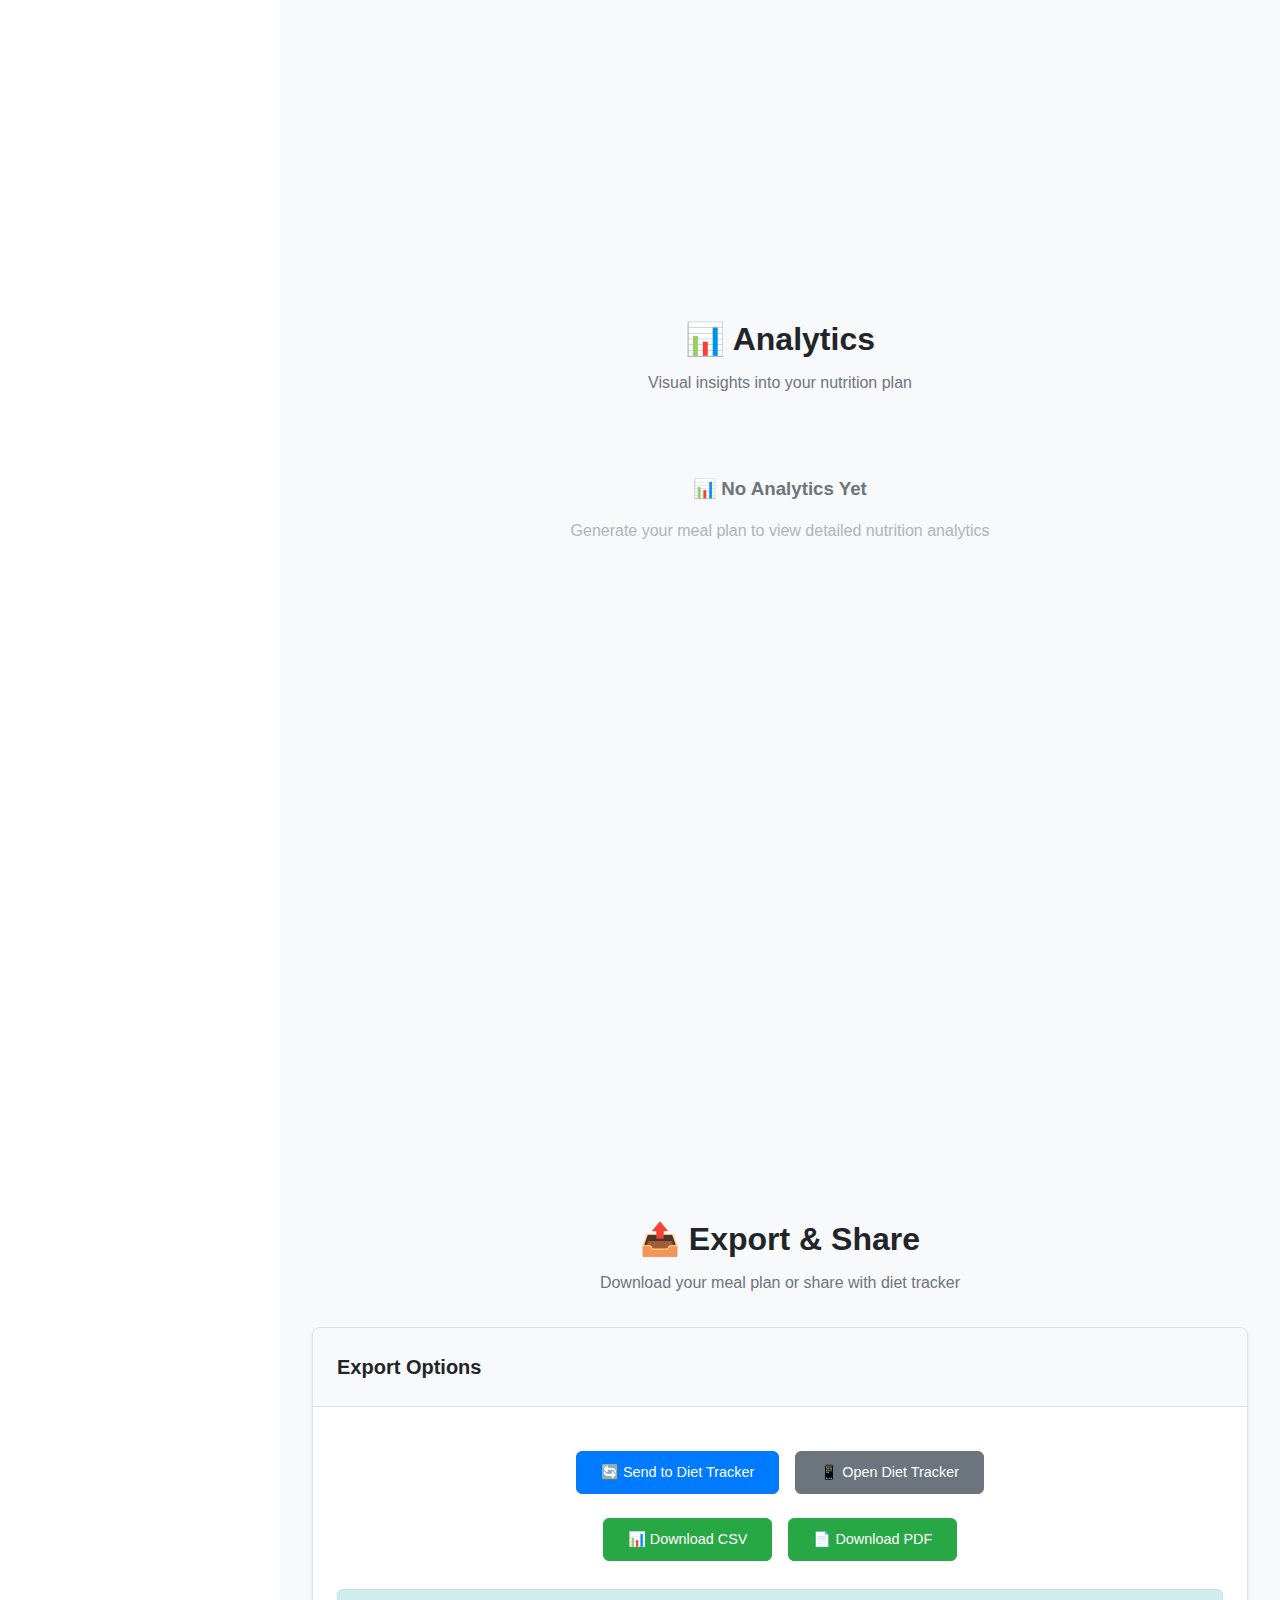
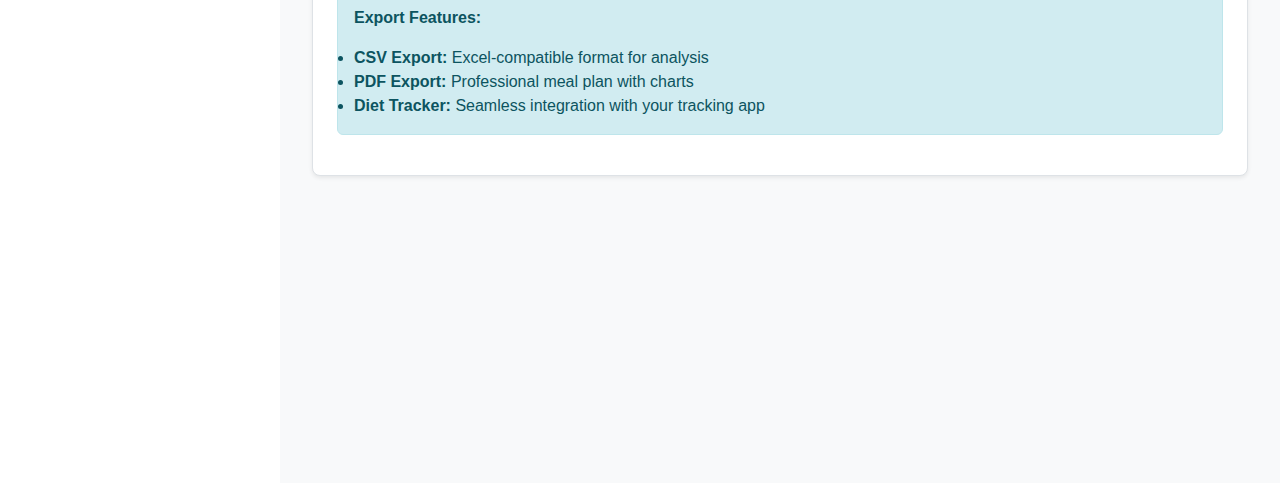
<file: planner.html>
<!DOCTYPE html>
<html lang="en">
<head>
    <meta charset="UTF-8">
    <meta name="viewport" content="width=device-width, initial-scale=1.0">
    <title>🍽️ Diet Planner</title>
    <style>
        :root {
            --bg-color: #ffffff;
            --surface-color: #f8f9fa;
            --card-bg: #ffffff;
            --text-primary: #212529;
            --text-secondary: #6c757d;
            --text-muted: #adb5bd;
            --border-color: #dee2e6;
            --primary-color: #007bff;
            --success-color: #28a745;
            --warning-color: #ffc107;
            --danger-color: #dc3545;
            --shadow: 0 0.125rem 0.25rem rgba(0, 0, 0, 0.075);
            --shadow-lg: 0 0.5rem 1rem rgba(0, 0, 0, 0.15);
            --border-radius: 0.375rem;
            --border-radius-lg: 0.5rem;
            --font-family: -apple-system, BlinkMacSystemFont, "Segoe UI", Roboto, "Helvetica Neue", Arial, sans-serif;
            --progress-bg: #e9ecef;
            --progress-height: 8px;
        }

        [data-theme="dark"] {
            --bg-color: #1a1a1a;
            --surface-color: #2d2d2d;
            --card-bg: #2d2d2d;
            --text-primary: #ffffff;
            --text-secondary: #b3b3b3;
            --text-muted: #6c6c6c;
            --border-color: #404040;
            --shadow: 0 0.125rem 0.25rem rgba(0, 0, 0, 0.3);
            --shadow-lg: 0 0.5rem 1rem rgba(0, 0, 0, 0.4);
            --progress-bg: #404040;
        }

        * {
            margin: 0;
            padding: 0;
            box-sizing: border-box;
        }

        html {
            scroll-behavior: smooth;
        }

        body {
            font-family: var(--font-family);
            line-height: 1.5;
            color: var(--text-primary);
            background-color: var(--bg-color);
            transition: background-color 0.3s ease, color 0.3s ease;
        }

        .app-container {
            display: flex;
            min-height: 100vh;
        }

        /* Navigation Styles */
        .sidebar {
            width: 280px;
            background: var(--card-bg);
            border-right: 1px solid var(--border-color);
            position: fixed;
            height: 100vh;
            left: 0;
            top: 0;
            z-index: 1000;
            overflow-y: auto;
            transition: transform 0.3s ease;
        }

        .sidebar-header {
            padding: 1.5rem;
            border-bottom: 1px solid var(--border-color);
            text-align: center;
        }

        .logo {
            font-size: 1.5rem;
            font-weight: bold;
            color: var(--text-primary);
            margin-bottom: 0.25rem;
        }

        .tagline {
            font-size: 0.875rem;
            color: var(--text-secondary);
        }

        .nav-menu {
            padding: 1rem;
        }

        .nav-item {
            display: flex;
            align-items: center;
            padding: 0.75rem 1rem;
            margin-bottom: 0.25rem;
            border-radius: var(--border-radius);
            color: var(--text-secondary);
            text-decoration: none;
            transition: all 0.2s ease;
            cursor: pointer;
            border: none;
            background: none;
            width: 100%;
            text-align: left;
            font-size: 0.95rem;
            font-family: inherit;
        }

        .nav-item:hover {
            background: var(--surface-color);
            color: var(--text-primary);
        }

        .nav-item.active {
            background: var(--surface-color);
            color: var(--primary-color);
            font-weight: 500;
        }

        .nav-icon {
            margin-right: 0.75rem;
            font-size: 1.1rem;
        }

        /* Mobile Navigation */
        .mobile-header {
            display: none;
            background: var(--card-bg);
            border-bottom: 1px solid var(--border-color);
            padding: 1rem;
            position: fixed;
            top: 0;
            left: 0;
            right: 0;
            z-index: 1001;
            justify-content: space-between;
            align-items: center;
        }

        .mobile-menu-button {
            background: none;
            border: none;
            font-size: 1.5rem;
            color: var(--text-primary);
            cursor: pointer;
            padding: 0.25rem;
        }

        .mobile-logo {
            font-size: 1.25rem;
            font-weight: bold;
            color: var(--text-primary);
        }

        .theme-toggle {
            background: none;
            border: none;
            font-size: 1.25rem;
            cursor: pointer;
            padding: 0.25rem;
            color: var(--text-primary);
        }

        /* Main Content */
        .main-content {
            flex: 1;
            margin-left: 280px;
            background: var(--surface-color);
            min-height: 100vh;
        }

        .content-section {
            min-height: 100vh;
            padding: 2rem;
        }

        .section-header {
            margin-bottom: 2rem;
            text-align: center;
        }

        .section-title {
            font-size: 2rem;
            font-weight: 600;
            color: var(--text-primary);
            margin-bottom: 0.5rem;
        }

        .section-subtitle {
            color: var(--text-secondary);
            font-size: 1rem;
        }

        /* Card Styles */
        .card {
            background: var(--card-bg);
            border: 1px solid var(--border-color);
            border-radius: var(--border-radius-lg);
            box-shadow: var(--shadow);
            margin-bottom: 1.5rem;
            overflow: hidden;
            transition: box-shadow 0.2s ease;
        }

        .card:hover {
            box-shadow: var(--shadow-lg);
        }

        .card-header {
            padding: 1.5rem;
            border-bottom: 1px solid var(--border-color);
            background: var(--surface-color);
        }

        .card-title {
            font-size: 1.25rem;
            font-weight: 600;
            color: var(--text-primary);
            margin: 0;
        }

        .card-body {
            padding: 1.5rem;
        }

        /* Form Styles */
        .form-grid {
            display: grid;
            grid-template-columns: repeat(auto-fit, minmax(280px, 1fr));
            gap: 1.5rem;
            margin-bottom: 2rem;
        }

        .form-group {
            margin-bottom: 1rem;
        }

        .form-label {
            display: block;
            margin-bottom: 0.5rem;
            font-weight: 500;
            color: var(--text-primary);
        }

        .form-control {
            width: 100%;
            padding: 0.75rem;
            font-size: 0.9rem;
            border: 1px solid var(--border-color);
            border-radius: var(--border-radius);
            background: var(--card-bg);
            color: var(--text-primary);
            font-family: inherit;
            transition: border-color 0.2s ease, box-shadow 0.2s ease;
        }

        .form-control:focus {
            outline: none;
            border-color: var(--primary-color);
            box-shadow: 0 0 0 2px rgba(0, 123, 255, 0.25);
        }

        .form-control.is-invalid {
            border-color: var(--danger-color);
        }

        .invalid-feedback {
            display: block;
            margin-top: 0.25rem;
            font-size: 0.875rem;
            color: var(--danger-color);
        }

        /* Button Styles */
        .btn {
            display: inline-block;
            padding: 0.75rem 1.5rem;
            margin: 0.25rem;
            font-size: 0.9rem;
            font-weight: 500;
            text-align: center;
            text-decoration: none;
            border: 1px solid transparent;
            border-radius: var(--border-radius);
            cursor: pointer;
            transition: all 0.2s ease;
            font-family: inherit;
        }

        .btn-primary {
            color: #fff;
            background-color: var(--primary-color);
            border-color: var(--primary-color);
        }

        .btn-primary:hover {
            background-color: #0056b3;
            border-color: #004085;
        }

        .btn-secondary {
            color: #fff;
            background-color: var(--text-secondary);
            border-color: var(--text-secondary);
        }

        .btn-secondary:hover {
            background-color: #545b62;
            border-color: #4e555b;
        }

        .btn-success {
            color: #fff;
            background-color: var(--success-color);
            border-color: var(--success-color);
        }

        .btn-success:hover {
            background-color: #1e7e34;
            border-color: #1c7430;
        }

        .btn:disabled {
            opacity: 0.65;
            cursor: not-allowed;
        }

        .btn-group {
            display: flex;
            gap: 0.5rem;
            justify-content: center;
            flex-wrap: wrap;
            margin: 1rem 0;
        }

        /* Progress Styles */
        .progress {
            display: flex;
            height: var(--progress-height);
            overflow: hidden;
            font-size: 0.75rem;
            background-color: var(--progress-bg);
            border-radius: calc(var(--progress-height) / 2);
        }

        .progress-bar {
            display: flex;
            flex-direction: column;
            justify-content: center;
            overflow: hidden;
            color: #fff;
            text-align: center;
            white-space: nowrap;
            background-color: var(--primary-color);
            transition: width 0.6s ease;
        }

        /* Stats Grid */
        .stats-grid {
            display: grid;
            grid-template-columns: repeat(auto-fit, minmax(200px, 1fr));
            gap: 1rem;
            margin-bottom: 2rem;
        }

        .stat-card {
            background: var(--card-bg);
            border: 1px solid var(--border-color);
            border-radius: var(--border-radius-lg);
            padding: 1.5rem;
            text-align: center;
            box-shadow: var(--shadow);
        }

        .stat-title {
            font-size: 0.875rem;
            font-weight: 600;
            color: var(--text-secondary);
            margin-bottom: 0.5rem;
            text-transform: uppercase;
            letter-spacing: 0.5px;
        }

        .stat-value {
            font-size: 2rem;
            font-weight: bold;
            color: var(--text-primary);
        }

        .stat-unit {
            font-size: 0.875rem;
            color: var(--text-muted);
        }

        .stat-target {
            font-size: 0.875rem;
            color: var(--text-secondary);
            margin-top: 0.25rem;
        }

        /* Meal Sections */
        .meal-section {
            background: var(--card-bg);
            border: 1px solid var(--border-color);
            border-radius: var(--border-radius-lg);
            margin-bottom: 1rem;
            box-shadow: var(--shadow);
        }

        .meal-header {
            padding: 1rem 1.5rem;
            border-bottom: 1px solid var(--border-color);
            background: var(--surface-color);
            display: flex;
            justify-content: space-between;
            align-items: center;
        }

        .meal-title {
            font-size: 1.125rem;
            font-weight: 600;
            color: var(--text-primary);
            margin: 0;
        }

        .meal-calories {
            font-size: 0.9rem;
            color: var(--text-secondary);
        }

        .meal-body {
            padding: 1.5rem;
        }

        .meal-empty {
            text-align: center;
            color: var(--text-muted);
            font-style: italic;
            padding: 2rem;
        }

        /* Table Styles */
        .table-responsive {
            overflow-x: auto;
            border-radius: var(--border-radius-lg);
            border: 1px solid var(--border-color);
            box-shadow: var(--shadow);
        }

        .table {
            width: 100%;
            border-collapse: collapse;
            background: var(--card-bg);
            margin: 0;
        }

        .table th {
            background: var(--surface-color);
            padding: 1rem 0.75rem;
            text-align: left;
            font-weight: 600;
            color: var(--text-primary);
            border-bottom: 2px solid var(--border-color);
            font-size: 0.875rem;
            text-transform: uppercase;
            letter-spacing: 0.5px;
        }

        .table td {
            padding: 1rem 0.75rem;
            border-bottom: 1px solid var(--border-color);
            vertical-align: top;
        }

        .table tbody tr:hover {
            background: var(--surface-color);
        }

        .table tbody tr:last-child td {
            border-bottom: none;
        }

        .meal-item {
            font-weight: 500;
            color: var(--text-primary);
            margin-bottom: 0.25rem;
        }

        .meal-serving {
            font-size: 0.8rem;
            color: var(--text-muted);
            margin-bottom: 0.25rem;
        }

        .meal-nutrients {
            font-size: 0.75rem;
            color: var(--text-secondary);
        }

        .day-header {
            font-weight: 600;
            color: var(--primary-color);
        }

        /* Chart Styles */
        .charts-grid {
            display: grid;
            grid-template-columns: repeat(auto-fit, minmax(400px, 1fr));
            gap: 2rem;
        }

        .chart-container {
            background: var(--card-bg);
            border: 1px solid var(--border-color);
            border-radius: var(--border-radius-lg);
            padding: 1.5rem;
            box-shadow: var(--shadow);
        }

        .chart-title {
            font-size: 1.125rem;
            font-weight: 600;
            color: var(--text-primary);
            margin-bottom: 1rem;
            text-align: center;
        }

        /* Loading Styles */
        .loading {
            display: none;
            text-align: center;
            padding: 3rem;
        }

        .spinner {
            border: 4px solid var(--progress-bg);
            border-top: 4px solid var(--primary-color);
            border-radius: 50%;
            width: 50px;
            height: 50px;
            animation: spin 1s linear infinite;
            margin: 0 auto 1rem;
        }

        @keyframes spin {
            0% { transform: rotate(0deg); }
            100% { transform: rotate(360deg); }
        }

        .loading-text {
            color: var(--text-secondary);
            font-size: 1rem;
        }

        /* Responsive Design */
        @media (max-width: 768px) {
            .sidebar {
                transform: translateX(-100%);
            }

            .sidebar.mobile-open {
                transform: translateX(0);
            }

            .mobile-header {
                display: flex;
            }

            .main-content {
                margin-left: 0;
                padding-top: 70px;
            }

            .content-section {
                padding: 1rem;
            }

            .form-grid {
                grid-template-columns: 1fr;
                gap: 1rem;
            }

            .stats-grid {
                grid-template-columns: repeat(2, 1fr);
                gap: 0.75rem;
            }

            .charts-grid {
                grid-template-columns: 1fr;
                gap: 1rem;
            }

            .btn-group {
                flex-direction: column;
                align-items: center;
            }

            .btn {
                width: 100%;
                max-width: 300px;
            }

            .section-title {
                font-size: 1.5rem;
            }
        }

        @media (max-width: 480px) {
            .stats-grid {
                grid-template-columns: 1fr;
            }

            .stat-card {
                padding: 1rem;
            }

            .table th,
            .table td {
                padding: 0.5rem 0.25rem;
                font-size: 0.8rem;
            }
        }

        /* Utility Classes */
        .text-center { text-align: center; }
        .text-muted { color: var(--text-muted); }
        .text-primary { color: var(--primary-color); }
        .text-success { color: var(--success-color); }
        .text-warning { color: var(--warning-color); }
        .text-danger { color: var(--danger-color); }

        .mb-0 { margin-bottom: 0; }
        .mb-1 { margin-bottom: 0.5rem; }
        .mb-2 { margin-bottom: 1rem; }
        .mb-3 { margin-bottom: 1.5rem; }
        .mb-4 { margin-bottom: 2rem; }

        .mt-0 { margin-top: 0; }
        .mt-1 { margin-top: 0.5rem; }
        .mt-2 { margin-top: 1rem; }
        .mt-3 { margin-top: 1.5rem; }
        .mt-4 { margin-top: 2rem; }

        .d-none { display: none; }
        .d-block { display: block; }

        /* Fade in animation */
        .fade-in {
            animation: fadeIn 0.6s ease-out;
        }

        @keyframes fadeIn {
            from {
                opacity: 0;
                transform: translateY(20px);
            }
            to {
                opacity: 1;
                transform: translateY(0);
            }
        }

        /* Mobile overlay */
        .mobile-overlay {
            display: none;
            position: fixed;
            top: 0;
            left: 0;
            width: 100%;
            height: 100%;
            background-color: rgba(0, 0, 0, 0.5);
            z-index: 999;
        }

        .mobile-overlay.active {
            display: block;
        }

        /* Empty state styles */
        .empty-state {
            text-align: center;
            padding: 3rem;
            color: var(--text-muted);
        }

        .empty-state h3 {
            margin-bottom: 1rem;
            color: var(--text-secondary);
        }

        /* Success message */
        .alert {
            padding: 1rem;
            border-radius: var(--border-radius);
            margin-bottom: 1rem;
            border: 1px solid transparent;
        }

        .alert-success {
            color: #155724;
            background-color: #d4edda;
            border-color: #c3e6cb;
        }

        .alert-info {
            color: #0c5460;
            background-color: #d1ecf1;
            border-color: #bee5eb;
        }
    </style>
</head>
<body data-theme="light">
    <!-- Mobile Header -->
    <div class="mobile-header">
        <button class="mobile-menu-button" id="mobileMenuButton">☰</button>
        <div class="mobile-logo">🍽️ Diet Planner</div>
        <button class="theme-toggle" id="themeToggle">🌙</button>
    </div>

    <!-- Mobile Overlay -->
    <div class="mobile-overlay" id="mobileOverlay"></div>

    <div class="app-container">
        <!-- Sidebar Navigation -->
        <nav class="sidebar" id="sidebar">
            <div class="sidebar-header">
                <div class="logo">🍽️ Diet Planner</div>
                <div class="tagline">Your nutrition companion</div>
            </div>
            <div class="nav-menu">
                <button class="nav-item active" data-section="profile">
                    <span class="nav-icon">👤</span>
                    Profile Setup
                </button>
                <button class="nav-item" data-section="plan">
                    <span class="nav-icon">📋</span>
                    Weekly Plan
                </button>
                <button class="nav-item" data-section="analytics">
                    <span class="nav-icon">📊</span>
                    Analytics
                </button>
                <button class="nav-item" data-section="exports">
                    <span class="nav-icon">📤</span>
                    Export & Share
                </button>
            </div>
        </nav>

        <!-- Main Content -->
        <main class="main-content">
            <!-- Profile Section -->
            <section id="profile" class="content-section">
                <div class="section-header">
                    <h1 class="section-title">👤 Profile Setup</h1>
                    <p class="section-subtitle">Tell us about yourself to create your personalized meal plan</p>
                </div>

                <div class="card">
                    <div class="card-header">
                        <h3 class="card-title">Complete Your Health Profile</h3>
                    </div>
                    <div class="card-body">
                        <form id="dietForm">
                            <div class="form-grid">
                                <div class="form-group">
                                    <label for="age" class="form-label">Age *</label>
                                    <input type="number" id="age" class="form-control" min="13" max="120" required placeholder="Enter your age">
                                    <div class="invalid-feedback" id="age-error"></div>
                                </div>
                                
                                <div class="form-group">
                                    <label for="gender" class="form-label">Gender *</label>
                                    <select id="gender" class="form-control" required>
                                        <option value="">Select Gender</option>
                                        <option value="male">Male</option>
                                        <option value="female">Female</option>
                                        <option value="other">Other</option>
                                    </select>
                                    <div class="invalid-feedback" id="gender-error"></div>
                                </div>

                                <div class="form-group">
                                    <label for="height" class="form-label">Height (cm) *</label>
                                    <input type="number" id="height" class="form-control" min="100" max="250" required placeholder="e.g., 175">
                                    <div class="invalid-feedback" id="height-error"></div>
                                </div>

                                <div class="form-group">
                                    <label for="weight" class="form-label">Weight (kg) *</label>
                                    <input type="number" id="weight" class="form-control" min="30" max="300" step="0.1" required placeholder="e.g., 70.5">
                                    <div class="invalid-feedback" id="weight-error"></div>
                                </div>

                                <div class="form-group">
                                    <label for="goal" class="form-label">Health Goal *</label>
                                    <select id="goal" class="form-control" required>
                                        <option value="">Select Goal</option>
                                        <option value="loss">Weight Loss</option>
                                        <option value="gain">Weight Gain</option>
                                        <option value="maintain">Maintain Weight</option>
                                        <option value="muscle">Muscle Gain</option>
                                    </select>
                                    <div class="invalid-feedback" id="goal-error"></div>
                                </div>

                                <div class="form-group">
                                    <label for="dietType" class="form-label">Dietary Preference *</label>
                                    <select id="dietType" class="form-control" required>
                                        <option value="">Select Diet Type</option>
                                        <option value="Regular">Regular (Omnivore)</option>
                                        <option value="Vegetarian">Vegetarian</option>
                                        <option value="Vegan">Vegan</option>
                                        <option value="Keto">Ketogenic</option>
                                        <option value="Pescatarian">Pescatarian</option>
                                        <option value="Low-carb">Low-Carb</option>
                                    </select>
                                    <div class="invalid-feedback" id="dietType-error"></div>
                                </div>

                                <div class="form-group">
                                    <label for="region" class="form-label">Region *</label>
                                    <select id="region" class="form-control" required>
                                        <option value="">Select Region</option>
                                        <option value="USA">USA</option>
                                        <option value="Europe">Europe</option>
                                        <option value="India">India</option>
                                        <option value="Middle East">Middle East</option>
                                        <option value="Other">Other</option>
                                    </select>
                                    <div class="invalid-feedback" id="region-error"></div>
                                </div>

                                <div class="form-group">
                                    <label for="activityLevel" class="form-label">Activity Level *</label>
                                    <select id="activityLevel" class="form-control" required>
                                        <option value="">Select Activity Level</option>
                                        <option value="low">Low (Sedentary)</option>
                                        <option value="moderate">Moderate (Light exercise)</option>
                                        <option value="high">High (Regular exercise)</option>
                                        <option value="very-high">Very High (Intense exercise)</option>
                                    </select>
                                    <div class="invalid-feedback" id="activityLevel-error"></div>
                                </div>

                                <div class="form-group">
                                    <label for="targetCalories" class="form-label">Target Daily Calories (optional)</label>
                                    <input type="number" id="targetCalories" class="form-control" min="800" max="5000" placeholder="Auto-calculated if empty">
                                    <div class="invalid-feedback" id="targetCalories-error"></div>
                                </div>
                            </div>
                            
                            <div class="text-center">
                                <button type="submit" class="btn btn-primary btn-lg" id="generateBtn">
                                    <span id="generateBtnText">Generate My Meal Plan</span>
                                </button>
                            </div>
                        </form>
                    </div>
                </div>

                <!-- Loading State -->
                <div class="loading" id="loading">
                    <div class="spinner"></div>
                    <p class="loading-text">Creating your personalized meal plan...</p>
                </div>
            </section>

            <!-- Weekly Plan Section -->
            <section id="plan" class="content-section">
                <div class="section-header">
                    <h1 class="section-title">📋 Weekly Plan</h1>
                    <p class="section-subtitle">Your personalized 7-day nutrition plan</p>
                </div>

                <div id="planContent" class="d-none">
                    <!-- Stats Cards -->
                    <div class="stats-grid" id="statsGrid">
                        <!-- Stats will be populated here -->
                    </div>

                    <!-- Meal Plan Table -->
                    <div class="table-responsive">
                        <div id="mealPlanTable">
                            <!-- Table will be populated here -->
                        </div>
                    </div>
                </div>

                <div id="planPlaceholder" class="empty-state">
                    <h3>📋 No Meal Plan Yet</h3>
                    <p>Complete your profile setup to generate your personalized meal plan</p>
                </div>
            </section>

            <!-- Analytics Section -->
            <section id="analytics" class="content-section">
                <div class="section-header">
                    <h1 class="section-title">📊 Analytics</h1>
                    <p class="section-subtitle">Visual insights into your nutrition plan</p>
                </div>

                <div id="analyticsContent" class="d-none">
                    <div class="charts-grid">
                        <div class="chart-container">
                            <h3 class="chart-title">Daily Calorie Distribution</h3>
                            <canvas id="calorieChart" width="400" height="200"></canvas>
                        </div>
                        <div class="chart-container">
                            <h3 class="chart-title">Weekly Macros Breakdown</h3>
                            <canvas id="macrosChart" width="400" height="200"></canvas>
                        </div>
                    </div>
                </div>

                <div id="analyticsPlaceholder" class="empty-state">
                    <h3>📊 No Analytics Yet</h3>
                    <p>Generate your meal plan to view detailed nutrition analytics</p>
                </div>
            </section>

            <!-- Exports Section -->
            <section id="exports" class="content-section">
                <div class="section-header">
                    <h1 class="section-title">📤 Export & Share</h1>
                    <p class="section-subtitle">Download your meal plan or share with diet tracker</p>
                </div>

                <div class="card">
                    <div class="card-header">
                        <h3 class="card-title">Export Options</h3>
                    </div>
                    <div class="card-body">
                        <div class="text-center">
                            <div class="btn-group">
                                <button class="btn btn-primary" onclick="sendPlanToTracker()">
                                    🔄 Send to Diet Tracker
                                </button>
                                <button class="btn btn-secondary" onclick="goToTracker()">
                                    📱 Open Diet Tracker
                                </button>
                            </div>
                            
                            <div class="btn-group">
                                <button class="btn btn-success" onclick="downloadCSV()">
                                    📊 Download CSV
                                </button>
                                <button class="btn btn-success" onclick="downloadPDF()">
                                    📄 Download PDF
                                </button>
                            </div>
                        </div>

                        <div class="alert alert-info mt-3">
                            <strong>Export Features:</strong>
                            <ul class="mb-0 mt-2">
                                <li><strong>CSV Export:</strong> Excel-compatible format for analysis</li>
                                <li><strong>PDF Export:</strong> Professional meal plan with charts</li>
                                <li><strong>Diet Tracker:</strong> Seamless integration with your tracking app</li>
                            </ul>
                        </div>
                    </div>
                </div>
            </section>
        </main>
    </div>

    <script src="planner-tracker-styled.js"></script>
</body>
</html>
</file>
